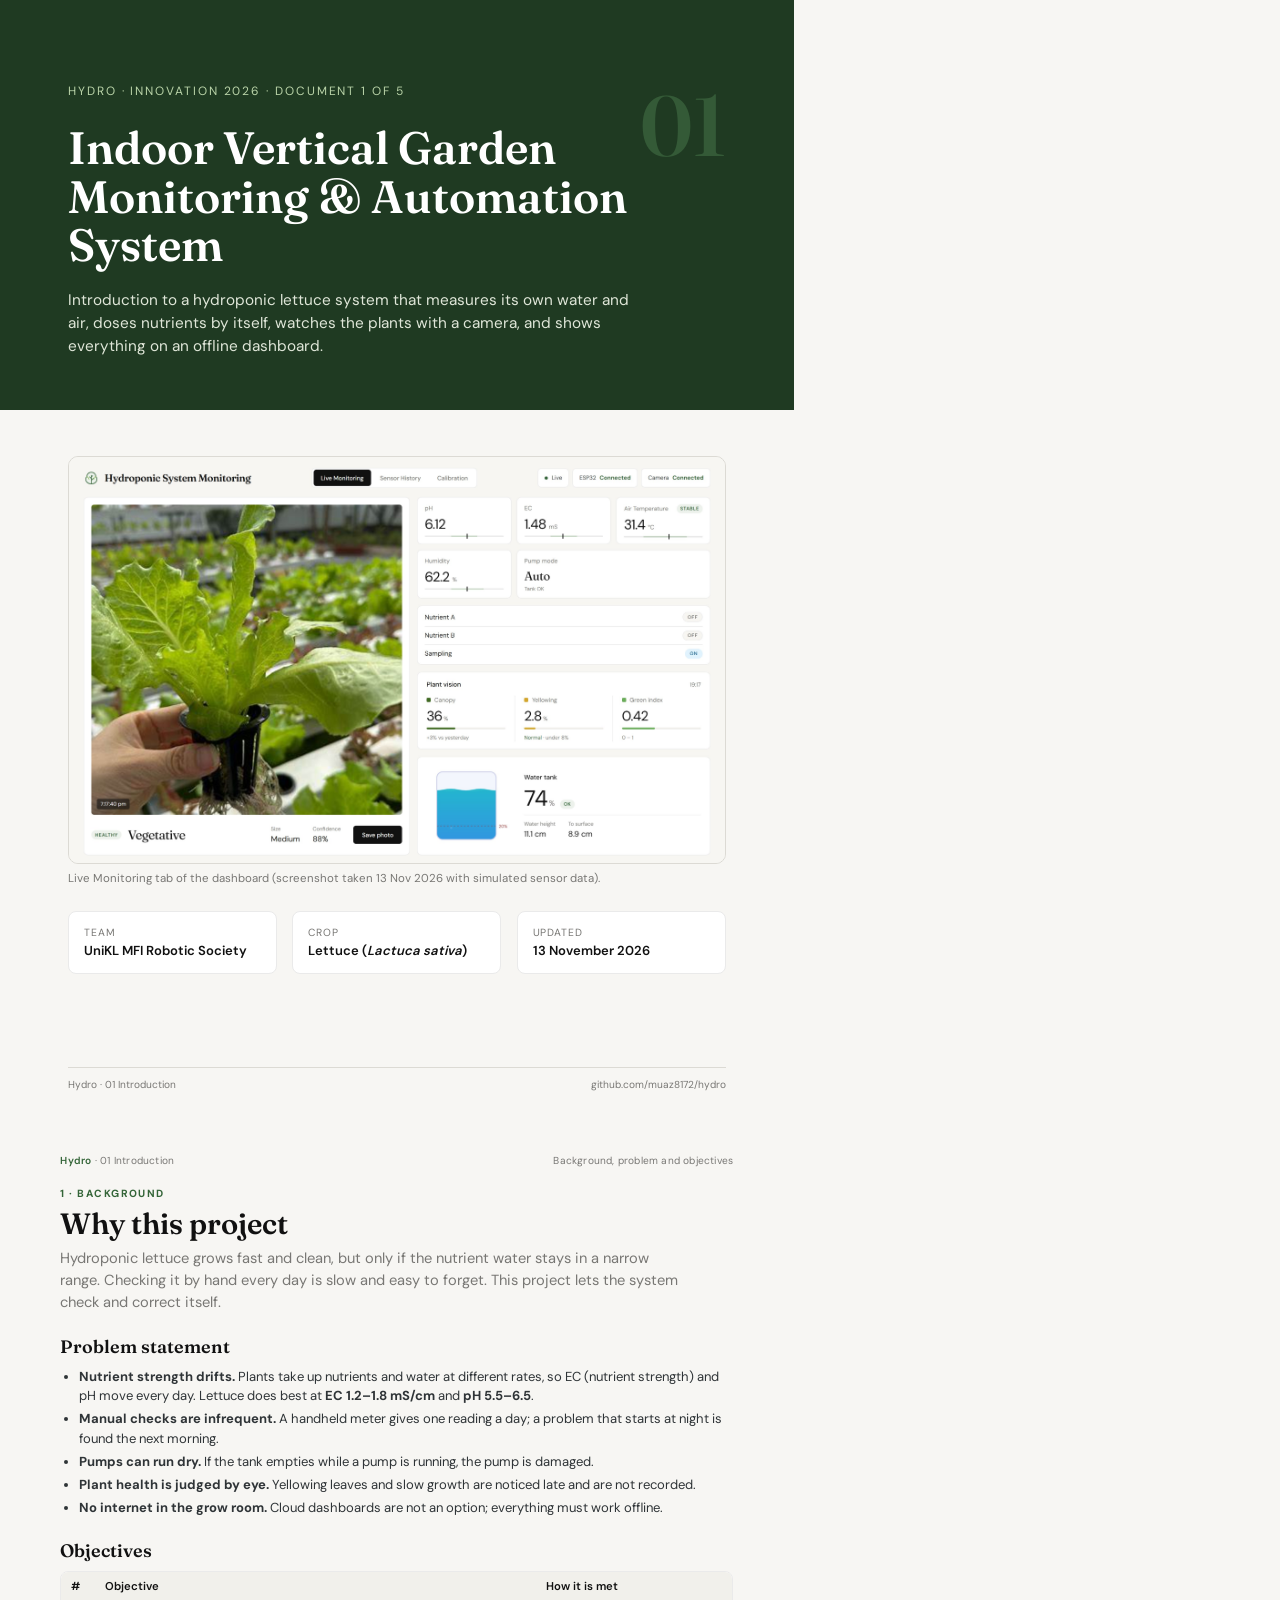
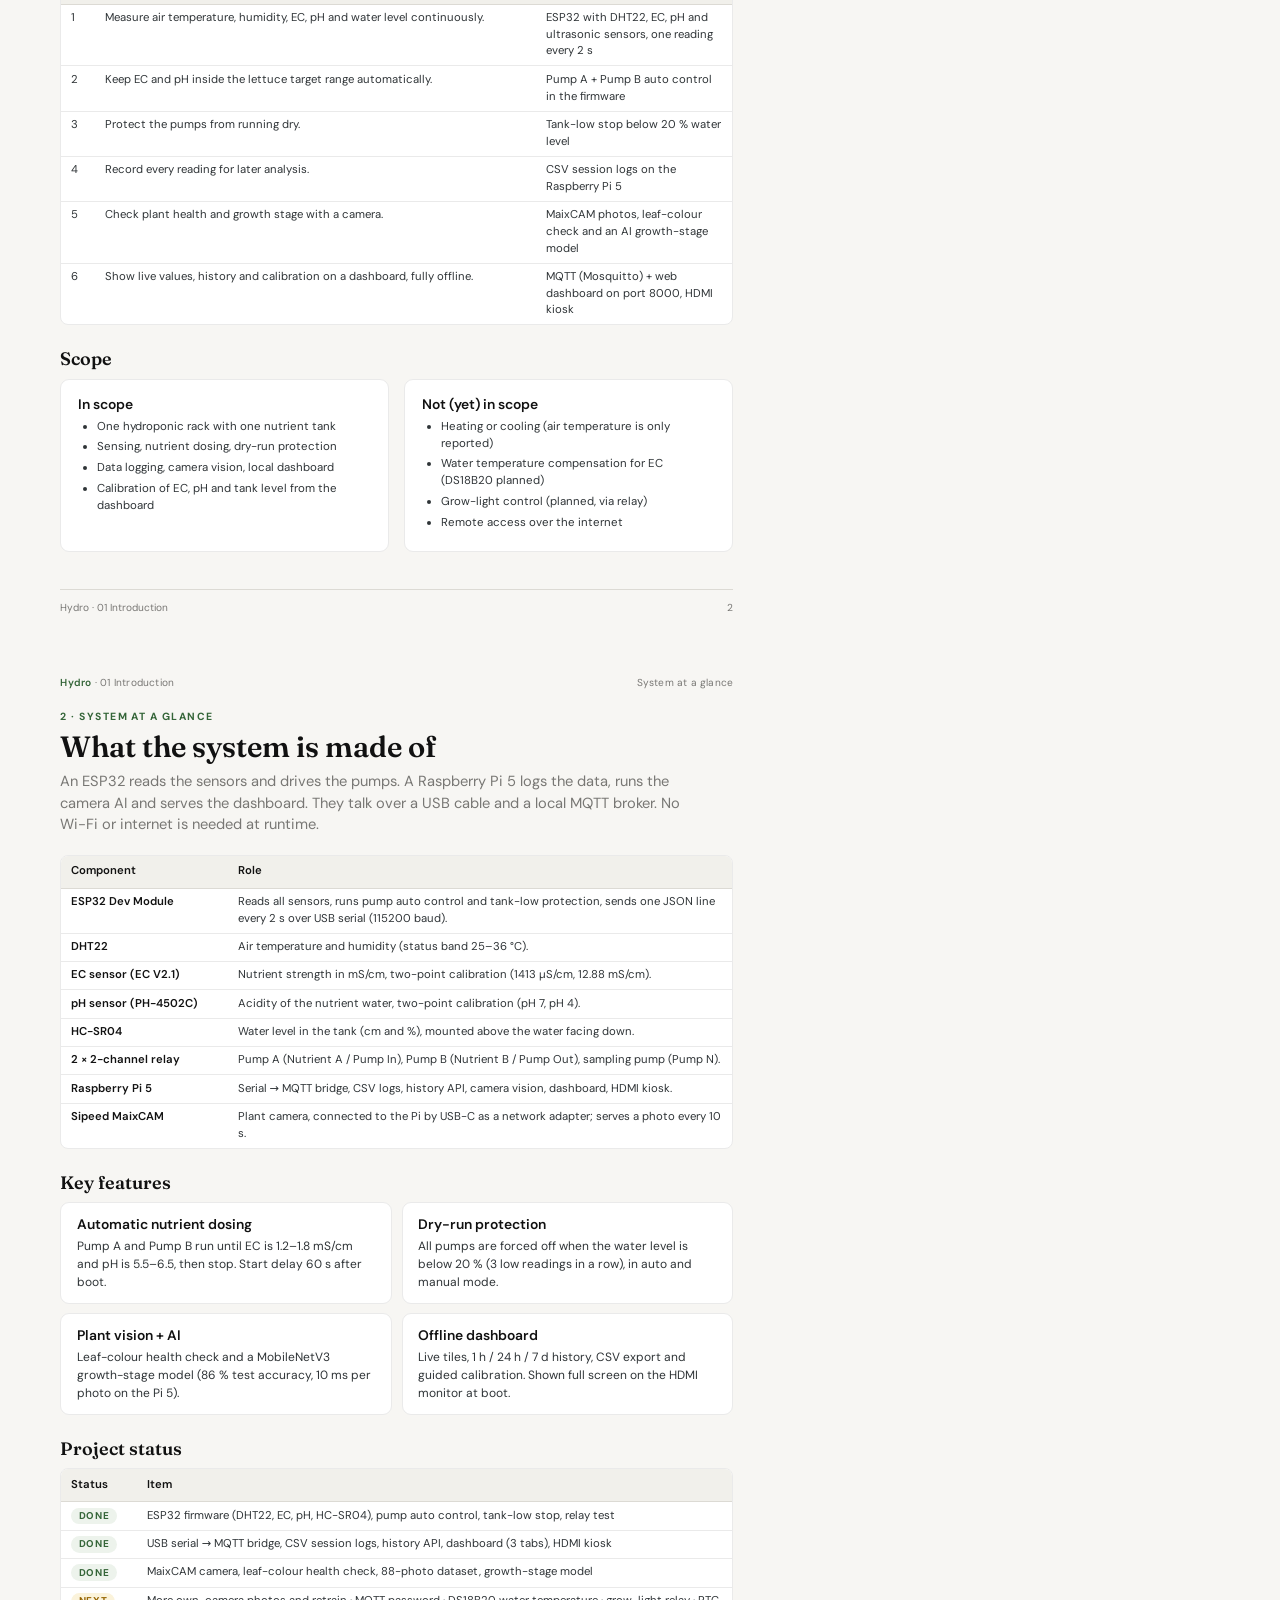
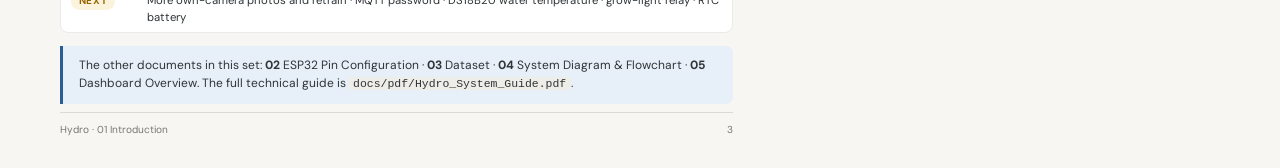
<file: docs/pdf/src/01_introduction.html>
<!doctype html>
<html lang="en"><head><meta charset="utf-8"><title>01 Introduction</title>
<link rel="stylesheet" href="style.css">
<style>
  .feat { display: grid; grid-template-columns: 1fr 1fr; gap: 2.5mm; }
  .feat .card { padding: 3mm 4mm; }
  .feat .card h3 { margin-top: 0; }
  .feat .card p { font-size: 9pt; margin: 0; }
  .comp td:first-child { font-weight: 600; color: var(--ink); width: 44mm; }
  .road td:first-child { width: 20mm; }
</style></head><body>

<!-- ============ COVER ============ -->
<section class="page cover">
  <div class="band">
    <div class="num">01</div>
    <div class="kicker">Hydro · Innovation 2026 · Document 1 of 5</div>
    <h1>Indoor Vertical Garden<br>Monitoring &amp; Automation System</h1>
    <p>Introduction to a hydroponic lettuce system that measures its own water and air, doses nutrients by itself,
       watches the plants with a camera, and shows everything on an offline dashboard.</p>
  </div>
  <div class="body">
    <img src="../screenshots/dashboard_overview.jpg" style="width:100%;height:108mm;object-fit:cover;object-position:top;border-radius:10px;border:1px solid var(--line-strong);display:block">
    <p class="small" style="margin-top:2mm">Live Monitoring tab of the dashboard (screenshot taken 13 Nov 2026 with simulated sensor data).</p>
    <div class="meta">
      <div><small>Team</small><span>UniKL MFI Robotic Society</span></div>
      <div><small>Crop</small><span>Lettuce (<i>Lactuca sativa</i>)</span></div>
      <div><small>Updated</small><span>13 November 2026</span></div>
    </div>
  </div>
  <div class="foot"><span>Hydro · 01 Introduction</span><span>github.com/muaz8172/hydro</span></div>
</section>

<!-- ============ PAGE 2 ============ -->
<section class="page">
  <div class="run"><span><b>Hydro</b> · 01 Introduction</span><span>Background, problem and objectives</span></div>
  <span class="sec">1 · Background</span>
  <h1>Why this project</h1>
  <p class="lead">Hydroponic lettuce grows fast and clean, but only if the nutrient water stays in a narrow range.
     Checking it by hand every day is slow and easy to forget. This project lets the system check and correct itself.</p>

  <h2>Problem statement</h2>
  <ul>
    <li><b>Nutrient strength drifts.</b> Plants take up nutrients and water at different rates, so EC (nutrient strength) and pH move every day.
        Lettuce does best at <b>EC 1.2–1.8 mS/cm</b> and <b>pH 5.5–6.5</b>.</li>
    <li><b>Manual checks are infrequent.</b> A handheld meter gives one reading a day; a problem that starts at night is found the next morning.</li>
    <li><b>Pumps can run dry.</b> If the tank empties while a pump is running, the pump is damaged.</li>
    <li><b>Plant health is judged by eye.</b> Yellowing leaves and slow growth are noticed late and are not recorded.</li>
    <li><b>No internet in the grow room.</b> Cloud dashboards are not an option; everything must work offline.</li>
  </ul>

  <h2>Objectives</h2>
  <table>
    <tr><th style="width:9mm">#</th><th>Objective</th><th style="width:52mm">How it is met</th></tr>
    <tr><td>1</td><td>Measure air temperature, humidity, EC, pH and water level continuously.</td><td>ESP32 with DHT22, EC, pH and ultrasonic sensors, one reading every 2 s</td></tr>
    <tr><td>2</td><td>Keep EC and pH inside the lettuce target range automatically.</td><td>Pump A + Pump B auto control in the firmware</td></tr>
    <tr><td>3</td><td>Protect the pumps from running dry.</td><td>Tank-low stop below 20 % water level</td></tr>
    <tr><td>4</td><td>Record every reading for later analysis.</td><td>CSV session logs on the Raspberry Pi 5</td></tr>
    <tr><td>5</td><td>Check plant health and growth stage with a camera.</td><td>MaixCAM photos, leaf-colour check and an AI growth-stage model</td></tr>
    <tr><td>6</td><td>Show live values, history and calibration on a dashboard, fully offline.</td><td>MQTT (Mosquitto) + web dashboard on port 8000, HDMI kiosk</td></tr>
  </table>

  <h2>Scope</h2>
  <div class="grid2">
    <div class="card"><h3 style="margin-top:0">In scope</h3>
      <ul class="small" style="color:var(--text);margin:0">
        <li>One hydroponic rack with one nutrient tank</li>
        <li>Sensing, nutrient dosing, dry-run protection</li>
        <li>Data logging, camera vision, local dashboard</li>
        <li>Calibration of EC, pH and tank level from the dashboard</li>
      </ul></div>
    <div class="card"><h3 style="margin-top:0">Not (yet) in scope</h3>
      <ul class="small" style="color:var(--text);margin:0">
        <li>Heating or cooling (air temperature is only reported)</li>
        <li>Water temperature compensation for EC (DS18B20 planned)</li>
        <li>Grow-light control (planned, via relay)</li>
        <li>Remote access over the internet</li>
      </ul></div>
  </div>
  <div class="foot"><span>Hydro · 01 Introduction</span><span>2</span></div>
</section>

<!-- ============ PAGE 3 ============ -->
<section class="page">
  <div class="run"><span><b>Hydro</b> · 01 Introduction</span><span>System at a glance</span></div>
  <span class="sec">2 · System at a glance</span>
  <h1>What the system is made of</h1>
  <p class="lead">An ESP32 reads the sensors and drives the pumps. A Raspberry Pi 5 logs the data, runs the camera AI and serves the dashboard.
     They talk over a USB cable and a local MQTT broker. No Wi-Fi or internet is needed at runtime.</p>

  <table class="comp">
    <tr><th>Component</th><th>Role</th></tr>
    <tr><td>ESP32 Dev Module</td><td>Reads all sensors, runs pump auto control and tank-low protection, sends one JSON line every 2 s over USB serial (115200 baud).</td></tr>
    <tr><td>DHT22</td><td>Air temperature and humidity (status band 25–36 °C).</td></tr>
    <tr><td>EC sensor (EC V2.1)</td><td>Nutrient strength in mS/cm, two-point calibration (1413 µS/cm, 12.88 mS/cm).</td></tr>
    <tr><td>pH sensor (PH-4502C)</td><td>Acidity of the nutrient water, two-point calibration (pH 7, pH 4).</td></tr>
    <tr><td>HC-SR04</td><td>Water level in the tank (cm and %), mounted above the water facing down.</td></tr>
    <tr><td>2 × 2-channel relay</td><td>Pump A (Nutrient A / Pump In), Pump B (Nutrient B / Pump Out), sampling pump (Pump N).</td></tr>
    <tr><td>Raspberry Pi 5</td><td>Serial → MQTT bridge, CSV logs, history API, camera vision, dashboard, HDMI kiosk.</td></tr>
    <tr><td>Sipeed MaixCAM</td><td>Plant camera, connected to the Pi by USB-C as a network adapter; serves a photo every 10 s.</td></tr>
  </table>

  <h2>Key features</h2>
  <div class="feat">
    <div class="card"><h3>Automatic nutrient dosing</h3><p>Pump A and Pump B run until EC is 1.2–1.8 mS/cm and pH is 5.5–6.5, then stop. Start delay 60 s after boot.</p></div>
    <div class="card"><h3>Dry-run protection</h3><p>All pumps are forced off when the water level is below 20 % (3 low readings in a row), in auto and manual mode.</p></div>
    <div class="card"><h3>Plant vision + AI</h3><p>Leaf-colour health check and a MobileNetV3 growth-stage model (86 % test accuracy, 10 ms per photo on the Pi 5).</p></div>
    <div class="card"><h3>Offline dashboard</h3><p>Live tiles, 1 h / 24 h / 7 d history, CSV export and guided calibration. Shown full screen on the HDMI monitor at boot.</p></div>
  </div>

  <h2>Project status</h2>
  <table class="road">
    <tr><th>Status</th><th>Item</th></tr>
    <tr><td><span class="pill">Done</span></td><td>ESP32 firmware (DHT22, EC, pH, HC-SR04), pump auto control, tank-low stop, relay test</td></tr>
    <tr><td><span class="pill">Done</span></td><td>USB serial → MQTT bridge, CSV session logs, history API, dashboard (3 tabs), HDMI kiosk</td></tr>
    <tr><td><span class="pill">Done</span></td><td>MaixCAM camera, leaf-colour health check, 88-photo dataset, growth-stage model</td></tr>
    <tr><td><span class="pill warn">Next</span></td><td>More own-camera photos and retrain · MQTT password · DS18B20 water temperature · grow-light relay · RTC battery</td></tr>
  </table>
  <div class="callout">The other documents in this set: <b>02</b> ESP32 Pin Configuration · <b>03</b> Dataset ·
    <b>04</b> System Diagram &amp; Flowchart · <b>05</b> Dashboard Overview. The full technical guide is <code>docs/pdf/Hydro_System_Guide.pdf</code>.</div>
  <div class="foot"><span>Hydro · 01 Introduction</span><span>3</span></div>
</section>
</body></html>
</file>
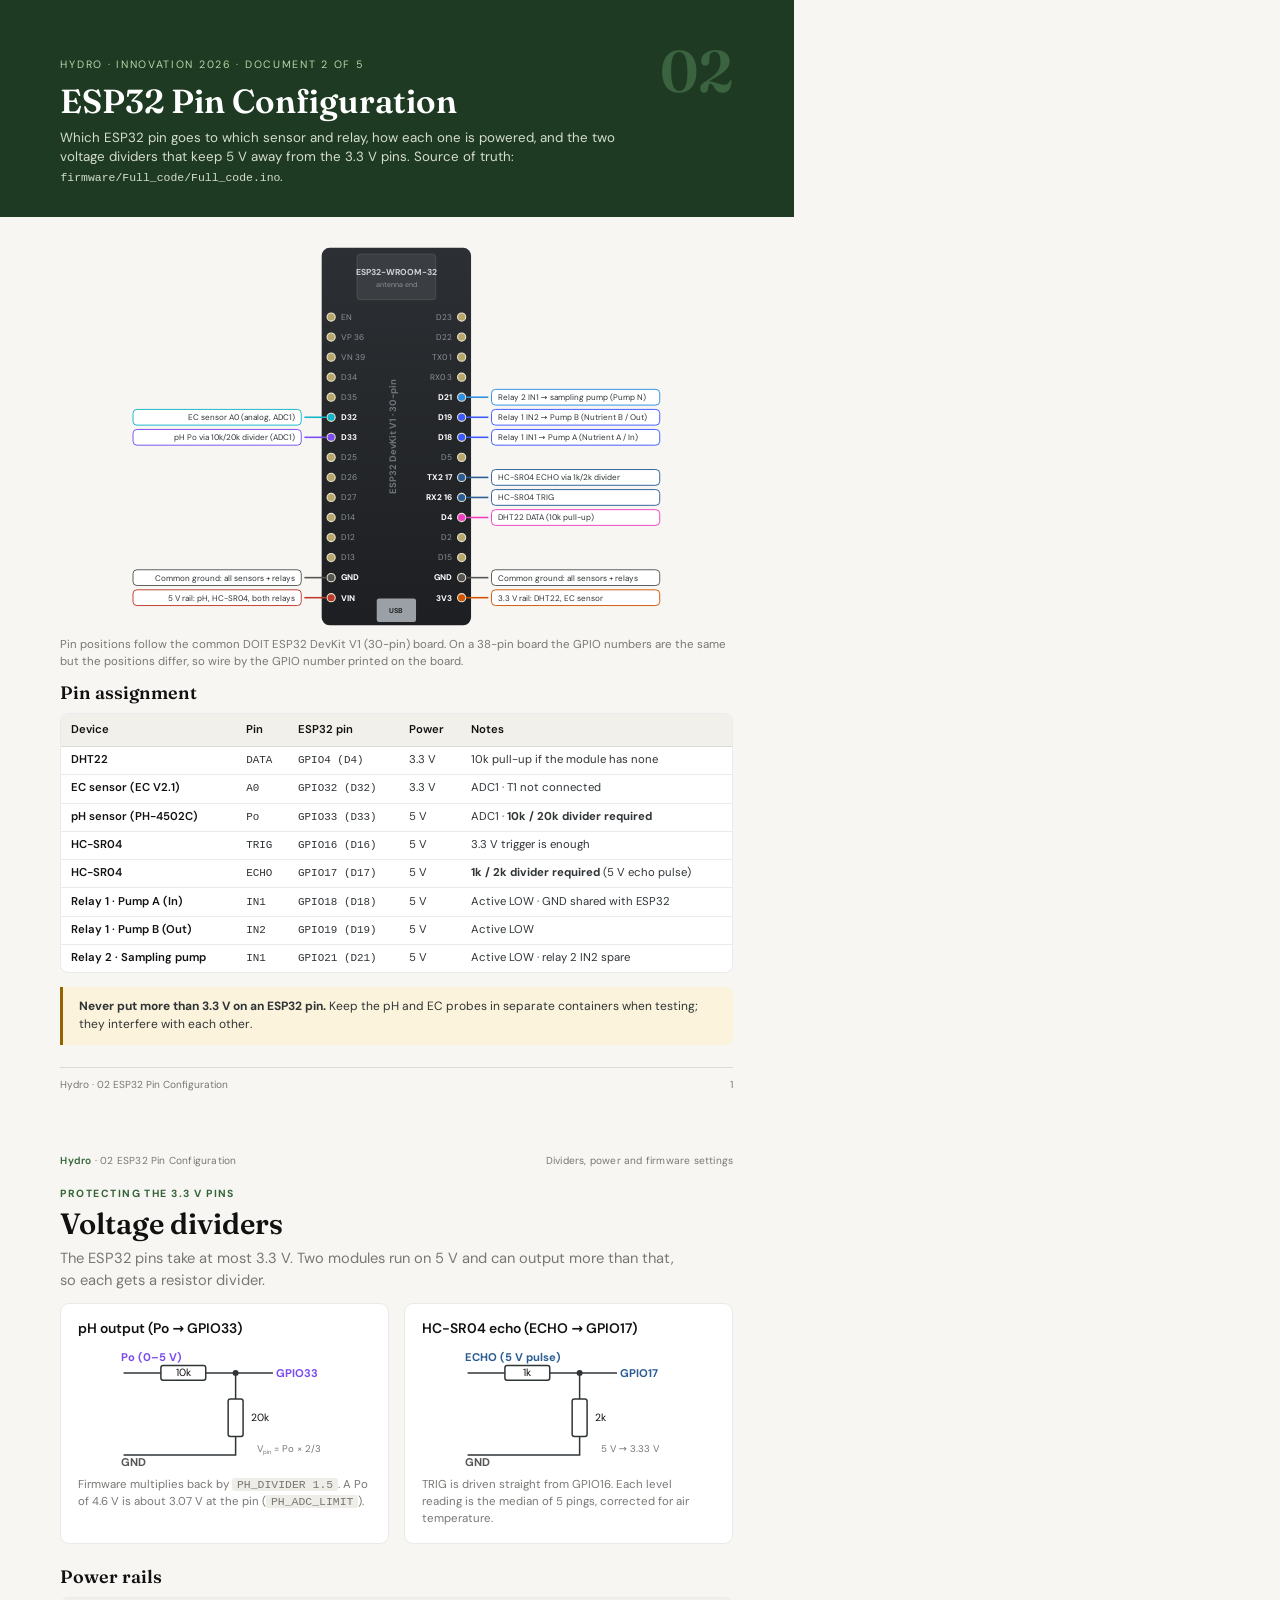
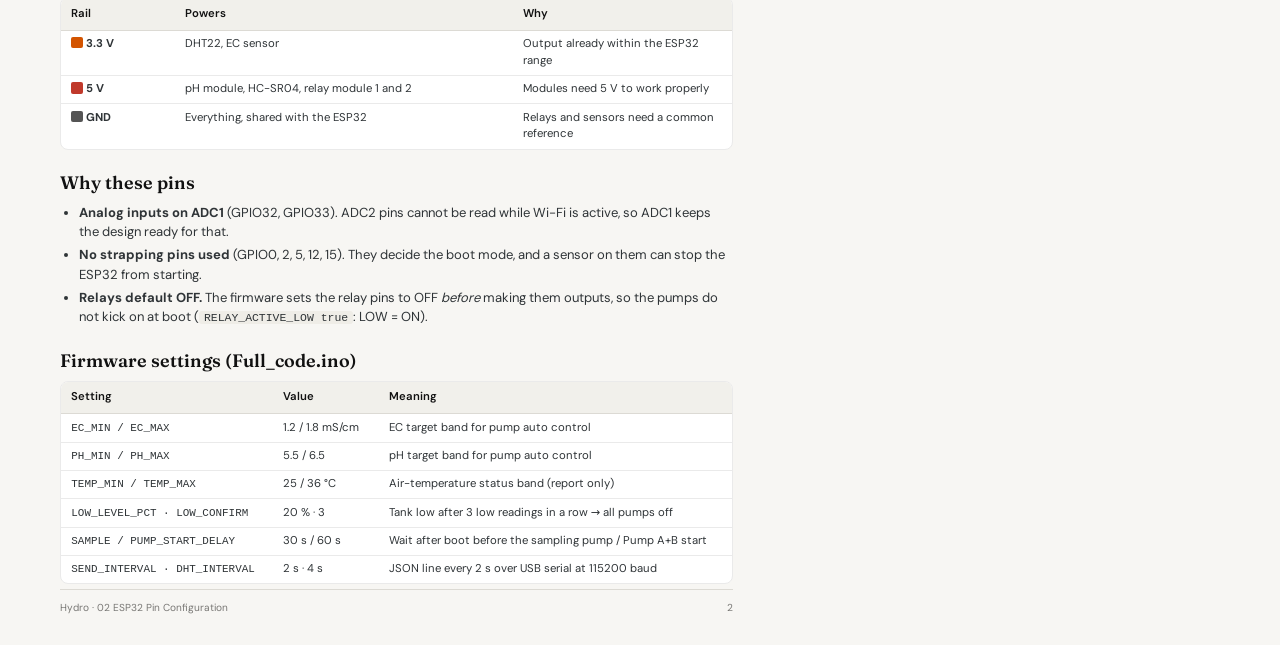
<file: docs/pdf/src/02_esp32_pins.html>
<!doctype html>
<html lang="en"><head><meta charset="utf-8"><title>02 ESP32 Pin Configuration</title>
<link rel="stylesheet" href="style.css">
<style>
  .pin text { font-size: 10.5px; }
  .pt td:nth-child(2), .pt td:nth-child(3) { font-family: var(--mono); font-size: 8.2pt; white-space: nowrap; }
  .pt td:first-child { font-weight: 600; color: var(--ink); }
  .defs td:first-child { font-family: var(--mono); font-size: 8.2pt; white-space: nowrap; }
</style></head><body>

<!-- ============ PAGE 1: pinout ============ -->
<section class="page">
  <div class="hero">
    <div class="num">02</div>
    <div class="kicker">Hydro · Innovation 2026 · Document 2 of 5</div>
    <h1>ESP32 Pin Configuration</h1>
    <p>Which ESP32 pin goes to which sensor and relay, how each one is powered, and the two voltage dividers that keep 5 V away from the 3.3 V pins.
       Source of truth: <span style="font-family:var(--mono);font-size:8.6pt">firmware/Full_code/Full_code.ino</span>.</p>
  </div>

  <svg viewBox="0 0 680 500" width="100%" style="display:block;height:104mm">
    <defs>
      <linearGradient id="pcb" x1="0" x2="0" y1="0" y2="1"><stop offset="0" stop-color="#2c2f33"/><stop offset="1" stop-color="#1d1f22"/></linearGradient>
    </defs>
    <!-- board -->
    <rect x="245" y="10" width="190" height="480" rx="10" fill="url(#pcb)"/>
    <rect x="290" y="18" width="100" height="58" rx="4" fill="#3a3e43" stroke="#555" />
    <text x="340" y="44" text-anchor="middle" fill="#cfd3d6" font-size="11" font-weight="700">ESP32-WROOM-32</text>
    <text x="340" y="60" text-anchor="middle" fill="#8d9296" font-size="9">antenna end</text>
    <rect x="315" y="456" width="50" height="30" rx="3" fill="#9aa0a6"/>
    <text x="340" y="475" text-anchor="middle" fill="#222" font-size="9" font-weight="700">USB</text>
    <text x="340" y="250" text-anchor="middle" fill="#6f757a" font-size="12" font-weight="700" transform="rotate(-90 340 250)">ESP32 DevKit V1 · 30-pin</text>

    <g id="pins"></g>
  </svg>
  <script>
    // pin rows, top to bottom (DOIT ESP32 DevKit V1, 30 pins)
    const L = ["EN","VP 36","VN 39","D34","D35","D32","D33","D25","D26","D27","D14","D12","D13","GND","VIN"];
    const R = ["D23","D22","TX0 1","RX0 3","D21","D19","D18","D5","TX2 17","RX2 16","D4","D2","D15","GND","3V3"];
    const USE = {
      "D32": ["EC sensor A0 (analog, ADC1)", "#13b5c9"],
      "D33": ["pH Po via 10k/20k divider (ADC1)", "#7b4df0"],
      "GND": ["Common ground: all sensors + relays", "#555555"],
      "VIN": ["5 V rail: pH, HC-SR04, both relays", "#c0392b"],
      "D21": ["Relay 2 IN1 → sampling pump (Pump N)", "#2f8fe0"],
      "D19": ["Relay 1 IN2 → Pump B (Nutrient B / Out)", "#3d5afe"],
      "D18": ["Relay 1 IN1 → Pump A (Nutrient A / In)", "#3d5afe"],
      "TX2 17": ["HC-SR04 ECHO via 1k/2k divider", "#2b5c94"],
      "RX2 16": ["HC-SR04 TRIG", "#2b5c94"],
      "D4": ["DHT22 DATA (10k pull-up)", "#ee3fc0"],
      "3V3": ["3.3 V rail: DHT22, EC sensor", "#d35400"],
    };
    const g = document.getElementById("pins"), NS = "http://www.w3.org/2000/svg";
    const el = (t, a, txt) => { const e = document.createElementNS(NS, t); for (const k in a) e.setAttribute(k, a[k]); if (txt) e.textContent = txt; g.appendChild(e); return e; };
    const y0 = 98, dy = 25.5;
    [[L, 245, -1], [R, 435, 1]].forEach(([pins, x, side]) => pins.forEach((name, i) => {
      const y = y0 + i * dy, u = USE[name];
      el("circle", { cx: x - side * 12, cy: y, r: 5.2, fill: u ? u[1] : "#b8a76a", stroke: "#e9e4cf", "stroke-width": 1.4 });
      el("text", { x: x - side * 24, y: y + 3.6, "text-anchor": side < 0 ? "start" : "end", fill: u ? "#ffffff" : "#8d9296", "font-size": 10.5, "font-weight": u ? 700 : 400 }, name);
      if (u) {
        el("line", { x1: x - side * 6, y1: y, x2: x + side * 22, y2: y, stroke: u[1], "stroke-width": 2 });
        const tx = x + side * 26;
        el("rect", { x: side < 0 ? tx - 214 : tx, y: y - 10, width: 214, height: 20, rx: 5, fill: "#ffffff", stroke: u[1], "stroke-width": 1.2 });
        el("text", { x: side < 0 ? tx - 8 : tx + 8, y: y + 3.8, "text-anchor": side < 0 ? "end" : "start", fill: "#2f3437", "font-size": 10.3 }, u[0]);
      }
    }));
  </script>
  <p class="small" style="margin:1mm 0 3mm">Pin positions follow the common DOIT ESP32 DevKit V1 (30-pin) board. On a 38-pin board the GPIO numbers are the same but the positions differ, so wire by the GPIO number printed on the board.</p>

  <h2 style="margin-top:0">Pin assignment</h2>
  <table class="pt">
    <tr><th>Device</th><th>Pin</th><th>ESP32 pin</th><th>Power</th><th>Notes</th></tr>
    <tr><td>DHT22</td><td>DATA</td><td>GPIO4 (D4)</td><td>3.3 V</td><td>10k pull-up if the module has none</td></tr>
    <tr><td>EC sensor (EC V2.1)</td><td>A0</td><td>GPIO32 (D32)</td><td>3.3 V</td><td>ADC1 · T1 not connected</td></tr>
    <tr><td>pH sensor (PH-4502C)</td><td>Po</td><td>GPIO33 (D33)</td><td>5 V</td><td>ADC1 · <b>10k / 20k divider required</b></td></tr>
    <tr><td>HC-SR04</td><td>TRIG</td><td>GPIO16 (D16)</td><td>5 V</td><td>3.3 V trigger is enough</td></tr>
    <tr><td>HC-SR04</td><td>ECHO</td><td>GPIO17 (D17)</td><td>5 V</td><td><b>1k / 2k divider required</b> (5 V echo pulse)</td></tr>
    <tr><td>Relay 1 · Pump A (In)</td><td>IN1</td><td>GPIO18 (D18)</td><td>5 V</td><td>Active LOW · GND shared with ESP32</td></tr>
    <tr><td>Relay 1 · Pump B (Out)</td><td>IN2</td><td>GPIO19 (D19)</td><td>5 V</td><td>Active LOW</td></tr>
    <tr><td>Relay 2 · Sampling pump</td><td>IN1</td><td>GPIO21 (D21)</td><td>5 V</td><td>Active LOW · relay 2 IN2 spare</td></tr>
  </table>
  <div class="callout warn"><b>Never put more than 3.3 V on an ESP32 pin.</b> Keep the pH and EC probes in separate containers when testing; they interfere with each other.</div>
  <div class="foot"><span>Hydro · 02 ESP32 Pin Configuration</span><span>1</span></div>
</section>

<!-- ============ PAGE 2: dividers, power, firmware ============ -->
<section class="page">
  <div class="run"><span><b>Hydro</b> · 02 ESP32 Pin Configuration</span><span>Dividers, power and firmware settings</span></div>
  <span class="sec">Protecting the 3.3 V pins</span>
  <h1>Voltage dividers</h1>
  <p class="lead" style="margin-bottom:3mm">The ESP32 pins take at most 3.3 V. Two modules run on 5 V and can output more than that, so each gets a resistor divider.</p>

  <div class="grid2">
    <div class="card">
      <h3 style="margin-top:0">pH output (Po → GPIO33)</h3>
      <svg viewBox="0 0 310 172" width="100%" style="height:34mm">
        <g stroke="#2f3437" stroke-width="2" fill="none">
          <path d="M20 40 H70"/><rect x="70" y="30" width="60" height="20" rx="3" fill="#fff"/><path d="M130 40 H220"/>
          <path d="M170 40 V75"/><rect x="160" y="75" width="20" height="50" rx="3" fill="#fff"/><path d="M170 125 V150 H20"/>
        </g>
        <circle cx="170" cy="40" r="4" fill="#2f3437"/>
        <text x="16" y="24" font-size="15" font-weight="700" fill="#7b4df0">Po (0–5 V)</text>
        <text x="100" y="44" font-size="14" text-anchor="middle" fill="#111">10k</text>
        <text x="190" y="104" font-size="14" fill="#111">20k</text>
        <text x="224" y="45" font-size="15" font-weight="700" fill="#7b4df0">GPIO33</text>
        <text x="16" y="165" font-size="15" font-weight="700" fill="#555">GND</text>
        <text x="198" y="146" font-size="13" fill="#787774">V<tspan dy="3" font-size="8">pin</tspan><tspan dy="-3"> = Po × 2/3</tspan></text>
      </svg>
      <p class="small" style="margin:0">Firmware multiplies back by <code>PH_DIVIDER 1.5</code>. A Po of 4.6 V is about 3.07 V at the pin (<code>PH_ADC_LIMIT</code>).</p>
    </div>
    <div class="card">
      <h3 style="margin-top:0">HC-SR04 echo (ECHO → GPIO17)</h3>
      <svg viewBox="0 0 310 172" width="100%" style="height:34mm">
        <g stroke="#2f3437" stroke-width="2" fill="none">
          <path d="M20 40 H70"/><rect x="70" y="30" width="60" height="20" rx="3" fill="#fff"/><path d="M130 40 H220"/>
          <path d="M170 40 V75"/><rect x="160" y="75" width="20" height="50" rx="3" fill="#fff"/><path d="M170 125 V150 H20"/>
        </g>
        <circle cx="170" cy="40" r="4" fill="#2f3437"/>
        <text x="16" y="24" font-size="15" font-weight="700" fill="#2b5c94">ECHO (5 V pulse)</text>
        <text x="100" y="44" font-size="14" text-anchor="middle" fill="#111">1k</text>
        <text x="190" y="104" font-size="14" fill="#111">2k</text>
        <text x="224" y="45" font-size="15" font-weight="700" fill="#2b5c94">GPIO17</text>
        <text x="16" y="165" font-size="15" font-weight="700" fill="#555">GND</text>
        <text x="198" y="146" font-size="13" fill="#787774">5 V → 3.33 V</text>
      </svg>
      <p class="small" style="margin:0">TRIG is driven straight from GPIO16. Each level reading is the median of 5 pings, corrected for air temperature.</p>
    </div>
  </div>

  <h2>Power rails</h2>
  <table>
    <tr><th style="width:30mm">Rail</th><th>Powers</th><th style="width:58mm">Why</th></tr>
    <tr><td><span class="swatch" style="background:#d35400"></span><b>3.3 V</b></td><td>DHT22, EC sensor</td><td>Output already within the ESP32 range</td></tr>
    <tr><td><span class="swatch" style="background:#c0392b"></span><b>5 V</b></td><td>pH module, HC-SR04, relay module 1 and 2</td><td>Modules need 5 V to work properly</td></tr>
    <tr><td><span class="swatch" style="background:#555"></span><b>GND</b></td><td>Everything, shared with the ESP32</td><td>Relays and sensors need a common reference</td></tr>
  </table>

  <h2>Why these pins</h2>
  <ul>
    <li><b>Analog inputs on ADC1</b> (GPIO32, GPIO33). ADC2 pins cannot be read while Wi-Fi is active, so ADC1 keeps the design ready for that.</li>
    <li><b>No strapping pins used</b> (GPIO0, 2, 5, 12, 15). They decide the boot mode, and a sensor on them can stop the ESP32 from starting.</li>
    <li><b>Relays default OFF.</b> The firmware sets the relay pins to OFF <i>before</i> making them outputs, so the pumps do not kick on at boot (<code>RELAY_ACTIVE_LOW true</code>: LOW = ON).</li>
  </ul>

  <h2>Firmware settings (Full_code.ino)</h2>
  <table class="defs">
    <tr><th style="width:56mm">Setting</th><th style="width:28mm">Value</th><th>Meaning</th></tr>
    <tr><td>EC_MIN / EC_MAX</td><td>1.2 / 1.8 mS/cm</td><td>EC target band for pump auto control</td></tr>
    <tr><td>PH_MIN / PH_MAX</td><td>5.5 / 6.5</td><td>pH target band for pump auto control</td></tr>
    <tr><td>TEMP_MIN / TEMP_MAX</td><td>25 / 36 °C</td><td>Air-temperature status band (report only)</td></tr>
    <tr><td>LOW_LEVEL_PCT · LOW_CONFIRM</td><td>20 % · 3</td><td>Tank low after 3 low readings in a row → all pumps off</td></tr>
    <tr><td>SAMPLE / PUMP_START_DELAY</td><td>30 s / 60 s</td><td>Wait after boot before the sampling pump / Pump A+B start</td></tr>
    <tr><td>SEND_INTERVAL · DHT_INTERVAL</td><td>2 s · 4 s</td><td>JSON line every 2 s over USB serial at 115200 baud</td></tr>
  </table>
  <div class="foot"><span>Hydro · 02 ESP32 Pin Configuration</span><span>2</span></div>
</section>
</body></html>
</file>
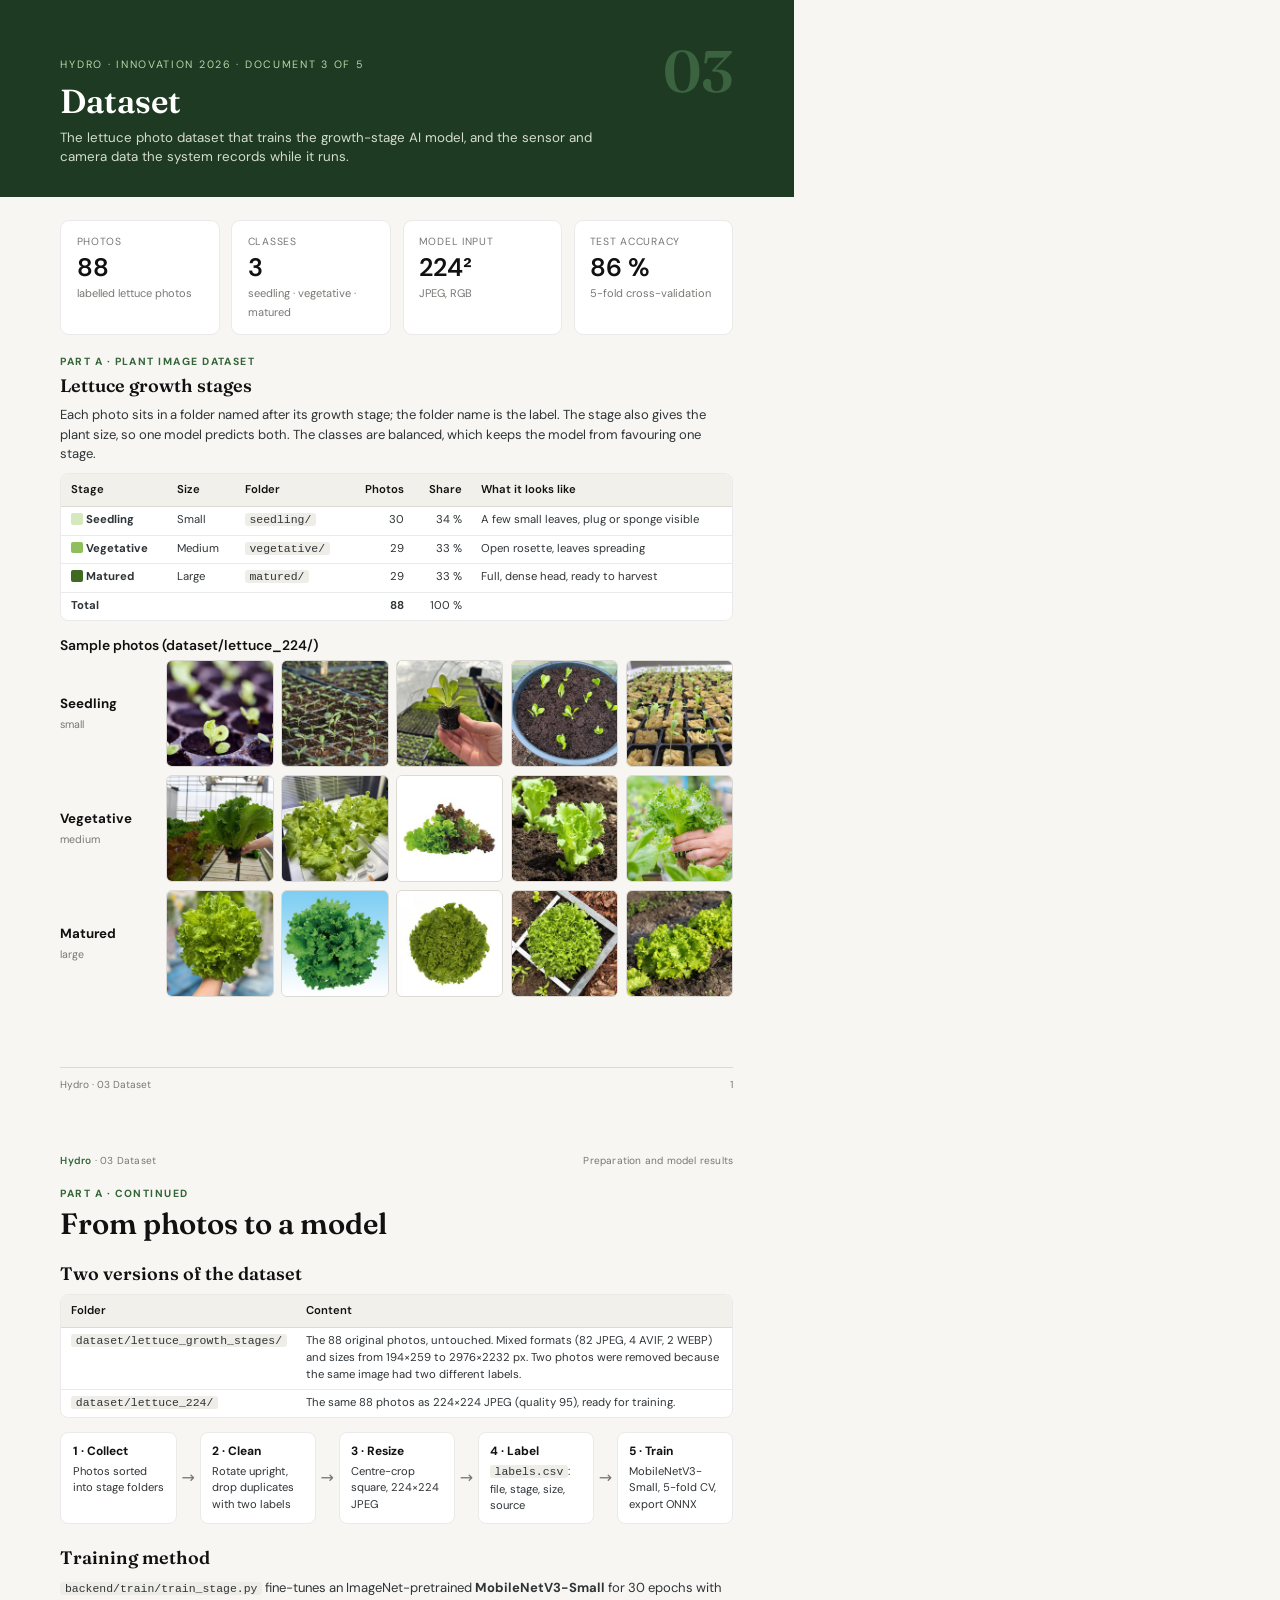
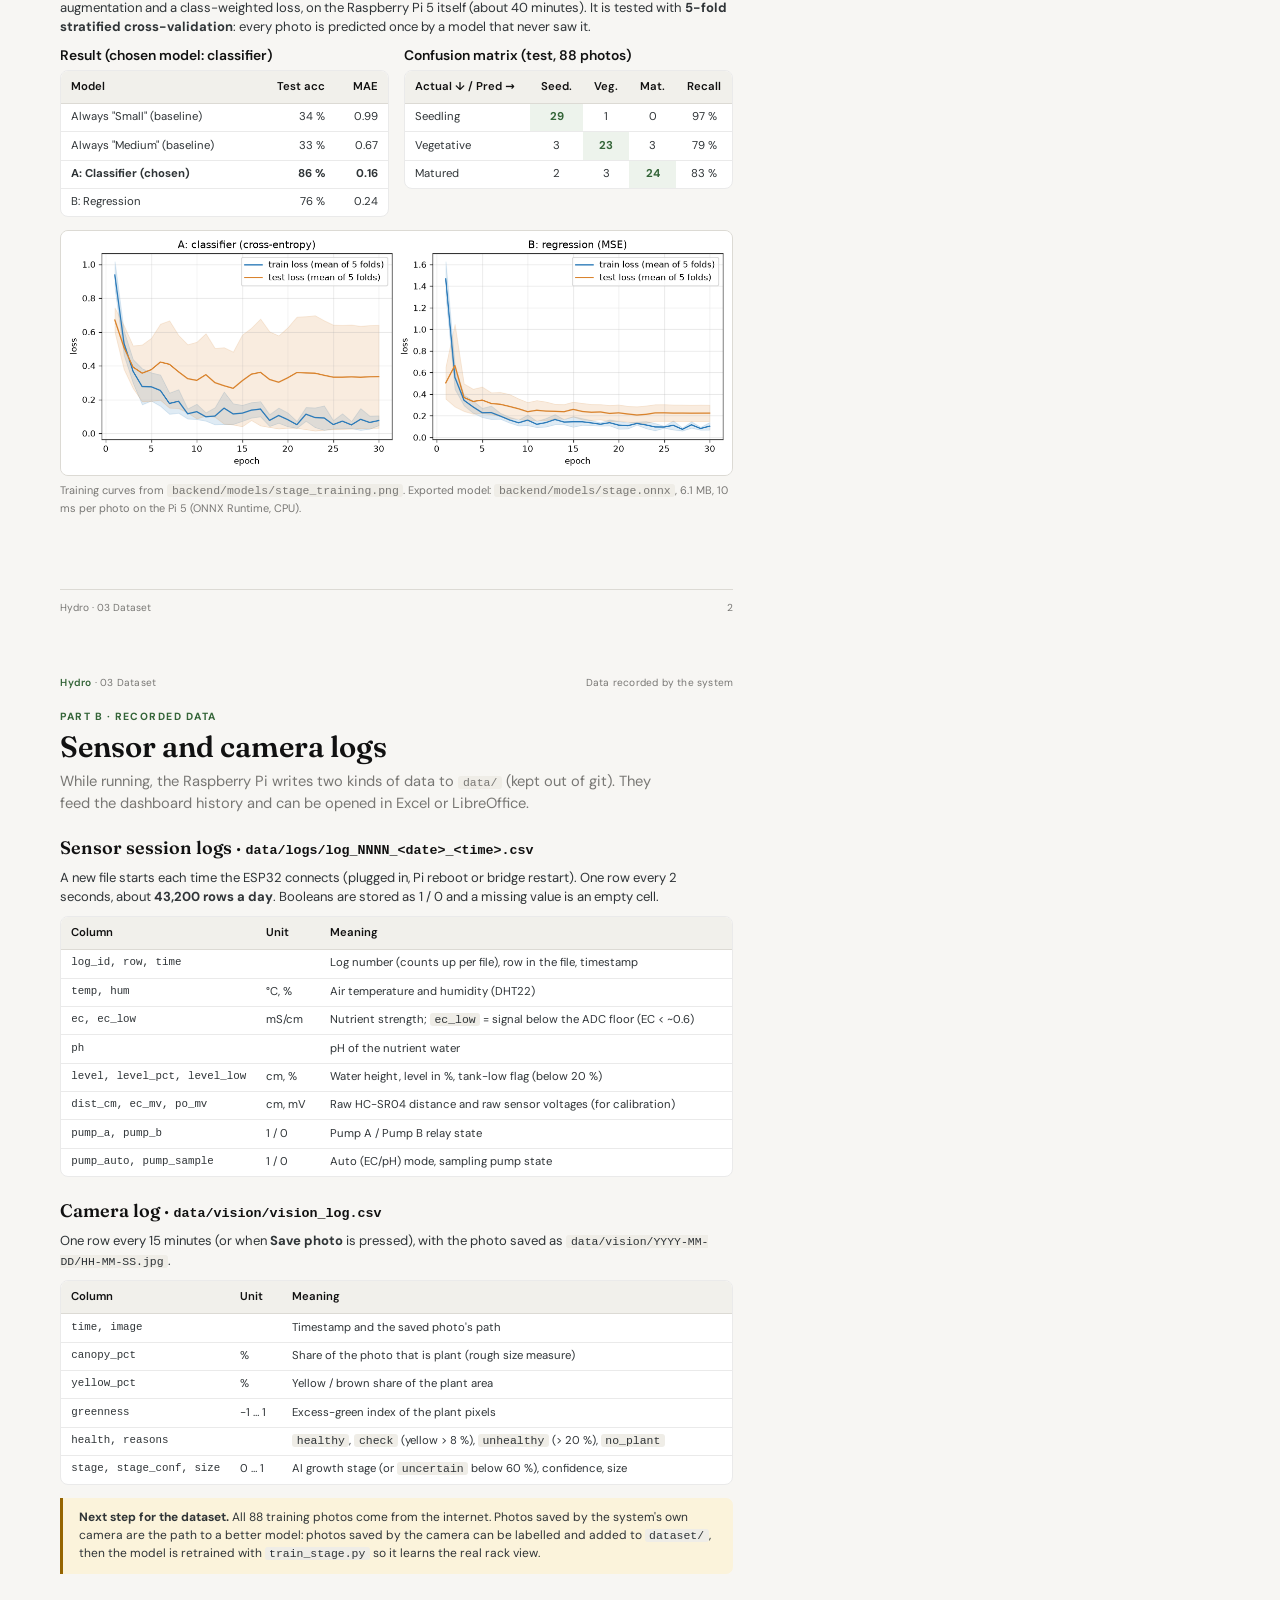
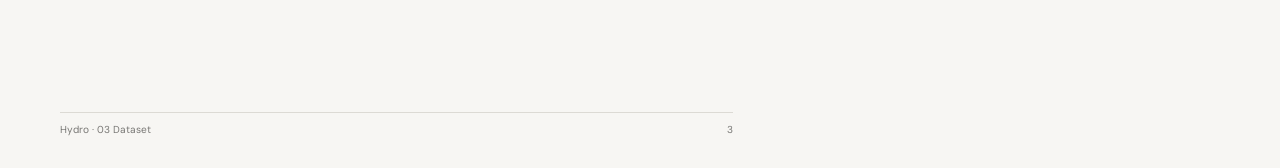
<file: docs/pdf/src/03_dataset.html>
<!doctype html>
<html lang="en"><head><meta charset="utf-8"><title>03 Dataset</title>
<link rel="stylesheet" href="style.css">
<style>
  .samples { display: grid; grid-template-columns: 26mm repeat(5, 1fr); gap: 2mm; align-items: center; margin-bottom: 2mm; }
  .samples img { width: 100%; aspect-ratio: 1; object-fit: cover; border-radius: 6px; display: block; border: 1px solid var(--line-strong); }
  .samples .lab b { display: block; color: var(--ink); font-size: 10pt; }
  .samples .lab span { font-size: 8pt; color: var(--muted); }
  .flow { display: flex; align-items: stretch; gap: 0; margin: 2mm 0 4mm; }
  .flow .step { flex: 1; background: var(--card); border: 1px solid var(--line); border-radius: 8px; padding: 2.6mm 3mm; font-size: 8.4pt; }
  .flow .step b { display: block; color: var(--ink); font-size: 9pt; margin-bottom: .6mm; }
  .flow .arr { width: 6mm; display: flex; align-items: center; justify-content: center; color: var(--muted); font-size: 12pt; }
  .cm td, .cm th { text-align: center; }
  .cm td:first-child, .cm th:first-child { text-align: left; }
  .cm .hit { background: var(--good-bg); color: var(--good); font-weight: 700; }
  .cols td:first-child { font-family: var(--mono); font-size: 8.1pt; white-space: nowrap; width: 30mm; }
  pre { font-family: var(--mono); font-size: 7.8pt; background: #22262a; color: #e3e6e8; border-radius: 8px; padding: 3mm 4mm; margin: 1mm 0 3mm; white-space: pre; overflow: hidden; }
</style></head><body>

<!-- ============ PAGE 1 ============ -->
<section class="page">
  <div class="hero">
    <div class="num">03</div>
    <div class="kicker">Hydro · Innovation 2026 · Document 3 of 5</div>
    <h1>Dataset</h1>
    <p>The lettuce photo dataset that trains the growth-stage AI model, and the sensor and camera data the system records while it runs.</p>
  </div>

  <div class="grid4" style="margin-bottom:4mm">
    <div class="stat"><small>Photos</small><b>88</b><span>labelled lettuce photos</span></div>
    <div class="stat"><small>Classes</small><b>3</b><span>seedling · vegetative · matured</span></div>
    <div class="stat"><small>Model input</small><b>224²</b><span>JPEG, RGB</span></div>
    <div class="stat"><small>Test accuracy</small><b>86 %</b><span>5-fold cross-validation</span></div>
  </div>

  <span class="sec">Part A · Plant image dataset</span>
  <h2 style="margin-top:0">Lettuce growth stages</h2>
  <p>Each photo sits in a folder named after its growth stage; the folder name is the label. The stage also gives the plant size,
     so one model predicts both. The classes are balanced, which keeps the model from favouring one stage.</p>
  <table>
    <tr><th>Stage</th><th>Size</th><th>Folder</th><th class="num">Photos</th><th class="num">Share</th><th>What it looks like</th></tr>
    <tr><td><span class="swatch" style="background:var(--st-seed)"></span><b>Seedling</b></td><td>Small</td><td><code>seedling/</code></td><td class="num">30</td><td class="num">34 %</td><td>A few small leaves, plug or sponge visible</td></tr>
    <tr><td><span class="swatch" style="background:var(--st-veg)"></span><b>Vegetative</b></td><td>Medium</td><td><code>vegetative/</code></td><td class="num">29</td><td class="num">33 %</td><td>Open rosette, leaves spreading</td></tr>
    <tr><td><span class="swatch" style="background:var(--st-mat)"></span><b>Matured</b></td><td>Large</td><td><code>matured/</code></td><td class="num">29</td><td class="num">33 %</td><td>Full, dense head, ready to harvest</td></tr>
    <tr><td><b>Total</b></td><td></td><td></td><td class="num"><b>88</b></td><td class="num">100 %</td><td></td></tr>
  </table>

  <h3>Sample photos (dataset/lettuce_224/)</h3>
  <div class="samples">
    <div class="lab"><b>Seedling</b><span>small</span></div>
    <img src="../../../dataset/lettuce_224/seedling/seedling_002.jpg"><img src="../../../dataset/lettuce_224/seedling/seedling_008.jpg">
    <img src="../../../dataset/lettuce_224/seedling/seedling_014.jpg"><img src="../../../dataset/lettuce_224/seedling/seedling_021.jpg">
    <img src="../../../dataset/lettuce_224/seedling/seedling_027.jpg">
  </div>
  <div class="samples">
    <div class="lab"><b>Vegetative</b><span>medium</span></div>
    <img src="../../../dataset/lettuce_224/vegetative/vegetative_002.jpg"><img src="../../../dataset/lettuce_224/vegetative/vegetative_008.jpg">
    <img src="../../../dataset/lettuce_224/vegetative/vegetative_015.jpg"><img src="../../../dataset/lettuce_224/vegetative/vegetative_021.jpg">
    <img src="../../../dataset/lettuce_224/vegetative/vegetative_027.jpg">
  </div>
  <div class="samples">
    <div class="lab"><b>Matured</b><span>large</span></div>
    <img src="../../../dataset/lettuce_224/matured/matured_002.jpg"><img src="../../../dataset/lettuce_224/matured/matured_008.jpg">
    <img src="../../../dataset/lettuce_224/matured/matured_015.jpg"><img src="../../../dataset/lettuce_224/matured/matured_021.jpg">
    <img src="../../../dataset/lettuce_224/matured/matured_027.jpg">
  </div>
  <div class="foot"><span>Hydro · 03 Dataset</span><span>1</span></div>
</section>

<!-- ============ PAGE 2 ============ -->
<section class="page">
  <div class="run"><span><b>Hydro</b> · 03 Dataset</span><span>Preparation and model results</span></div>
  <span class="sec">Part A · continued</span>
  <h1>From photos to a model</h1>

  <h2>Two versions of the dataset</h2>
  <table>
    <tr><th style="width:52mm">Folder</th><th>Content</th></tr>
    <tr><td><code>dataset/lettuce_growth_stages/</code></td><td>The 88 original photos, untouched. Mixed formats (82 JPEG, 4 AVIF, 2 WEBP) and sizes from 194×259 to 2976×2232 px.
        Two photos were removed because the same image had two different labels.</td></tr>
    <tr><td><code>dataset/lettuce_224/</code></td><td>The same 88 photos as 224×224 JPEG (quality 95), ready for training.</td></tr>
  </table>

  <div class="flow">
    <div class="step"><b>1 · Collect</b>Photos sorted into stage folders</div><div class="arr">→</div>
    <div class="step"><b>2 · Clean</b>Rotate upright, drop duplicates with two labels</div><div class="arr">→</div>
    <div class="step"><b>3 · Resize</b>Centre-crop square, 224×224 JPEG</div><div class="arr">→</div>
    <div class="step"><b>4 · Label</b><code>labels.csv</code>: file, stage, size, source</div><div class="arr">→</div>
    <div class="step"><b>5 · Train</b>MobileNetV3-Small, 5-fold CV, export ONNX</div>
  </div>


  <h2>Training method</h2>
  <p><code>backend/train/train_stage.py</code> fine-tunes an ImageNet-pretrained <b>MobileNetV3-Small</b> for 30 epochs with augmentation and a class-weighted loss,
     on the Raspberry Pi 5 itself (about 40 minutes). It is tested with <b>5-fold stratified cross-validation</b>: every photo is predicted once by a model that never saw it.</p>

  <div class="grid2">
    <div>
      <h3 style="margin-top:0">Result (chosen model: classifier)</h3>
      <table>
        <tr><th>Model</th><th class="num">Test acc</th><th class="num">MAE</th></tr>
        <tr><td>Always "Small" (baseline)</td><td class="num">34 %</td><td class="num">0.99</td></tr>
        <tr><td>Always "Medium" (baseline)</td><td class="num">33 %</td><td class="num">0.67</td></tr>
        <tr><td><b>A: Classifier (chosen)</b></td><td class="num"><b>86 %</b></td><td class="num"><b>0.16</b></td></tr>
        <tr><td>B: Regression</td><td class="num">76 %</td><td class="num">0.24</td></tr>
      </table>
    </div>
    <div>
      <h3 style="margin-top:0">Confusion matrix (test, 88 photos)</h3>
      <table class="cm">
        <tr><th>Actual ↓ / Pred →</th><th>Seed.</th><th>Veg.</th><th>Mat.</th><th>Recall</th></tr>
        <tr><td>Seedling</td><td class="hit">29</td><td>1</td><td>0</td><td>97 %</td></tr>
        <tr><td>Vegetative</td><td>3</td><td class="hit">23</td><td>3</td><td>79 %</td></tr>
        <tr><td>Matured</td><td>2</td><td>3</td><td class="hit">24</td><td>83 %</td></tr>
      </table>
    </div>
  </div>
  <figure>
    <img src="../../../backend/models/stage_training.png">
    <figcaption>Training curves from <code>backend/models/stage_training.png</code>. Exported model: <code>backend/models/stage.onnx</code>, 6.1 MB, 10 ms per photo on the Pi 5 (ONNX Runtime, CPU).</figcaption>
  </figure>
  <div class="foot"><span>Hydro · 03 Dataset</span><span>2</span></div>
</section>

<!-- ============ PAGE 3 ============ -->
<section class="page">
  <div class="run"><span><b>Hydro</b> · 03 Dataset</span><span>Data recorded by the system</span></div>
  <span class="sec">Part B · Recorded data</span>
  <h1>Sensor and camera logs</h1>
  <p class="lead">While running, the Raspberry Pi writes two kinds of data to <code>data/</code> (kept out of git). They feed the dashboard history and can be opened in Excel or LibreOffice.</p>

  <h2>Sensor session logs · <span style="font-family:var(--mono);font-size:10pt">data/logs/log_NNNN_&lt;date&gt;_&lt;time&gt;.csv</span></h2>
  <p>A new file starts each time the ESP32 connects (plugged in, Pi reboot or bridge restart). One row every 2 seconds, about <b>43,200 rows a day</b>.
     Booleans are stored as 1 / 0 and a missing value is an empty cell.</p>
  <table class="cols">
    <tr><th>Column</th><th>Unit</th><th>Meaning</th></tr>
    <tr><td>log_id, row, time</td><td></td><td>Log number (counts up per file), row in the file, timestamp</td></tr>
    <tr><td>temp, hum</td><td>°C, %</td><td>Air temperature and humidity (DHT22)</td></tr>
    <tr><td>ec, ec_low</td><td>mS/cm</td><td>Nutrient strength; <code>ec_low</code> = signal below the ADC floor (EC &lt; ~0.6)</td></tr>
    <tr><td>ph</td><td></td><td>pH of the nutrient water</td></tr>
    <tr><td>level, level_pct, level_low</td><td>cm, %</td><td>Water height, level in %, tank-low flag (below 20 %)</td></tr>
    <tr><td>dist_cm, ec_mv, po_mv</td><td>cm, mV</td><td>Raw HC-SR04 distance and raw sensor voltages (for calibration)</td></tr>
    <tr><td>pump_a, pump_b</td><td>1 / 0</td><td>Pump A / Pump B relay state</td></tr>
    <tr><td>pump_auto, pump_sample</td><td>1 / 0</td><td>Auto (EC/pH) mode, sampling pump state</td></tr>
  </table>

  <h2>Camera log · <span style="font-family:var(--mono);font-size:10pt">data/vision/vision_log.csv</span></h2>
  <p>One row every 15 minutes (or when <b>Save photo</b> is pressed), with the photo saved as <code>data/vision/YYYY-MM-DD/HH-MM-SS.jpg</code>.</p>
  <table class="cols">
    <tr><th>Column</th><th>Unit</th><th>Meaning</th></tr>
    <tr><td>time, image</td><td></td><td>Timestamp and the saved photo's path</td></tr>
    <tr><td>canopy_pct</td><td>%</td><td>Share of the photo that is plant (rough size measure)</td></tr>
    <tr><td>yellow_pct</td><td>%</td><td>Yellow / brown share of the plant area</td></tr>
    <tr><td>greenness</td><td>−1 … 1</td><td>Excess-green index of the plant pixels</td></tr>
    <tr><td>health, reasons</td><td></td><td><code>healthy</code>, <code>check</code> (yellow &gt; 8 %), <code>unhealthy</code> (&gt; 20 %), <code>no_plant</code></td></tr>
    <tr><td>stage, stage_conf, size</td><td>0 … 1</td><td>AI growth stage (or <code>uncertain</code> below 60 %), confidence, size</td></tr>
  </table>
  <div class="callout warn"><b>Next step for the dataset.</b> All 88 training photos come from the internet. Photos saved by the system's own camera are the path to a better model: photos saved by the camera can be labelled and added to <code>dataset/</code>, then the model is retrained with <code>train_stage.py</code> so it learns the real rack view.</div>
  <div class="foot"><span>Hydro · 03 Dataset</span><span>3</span></div>
</section>
</body></html>
</file>
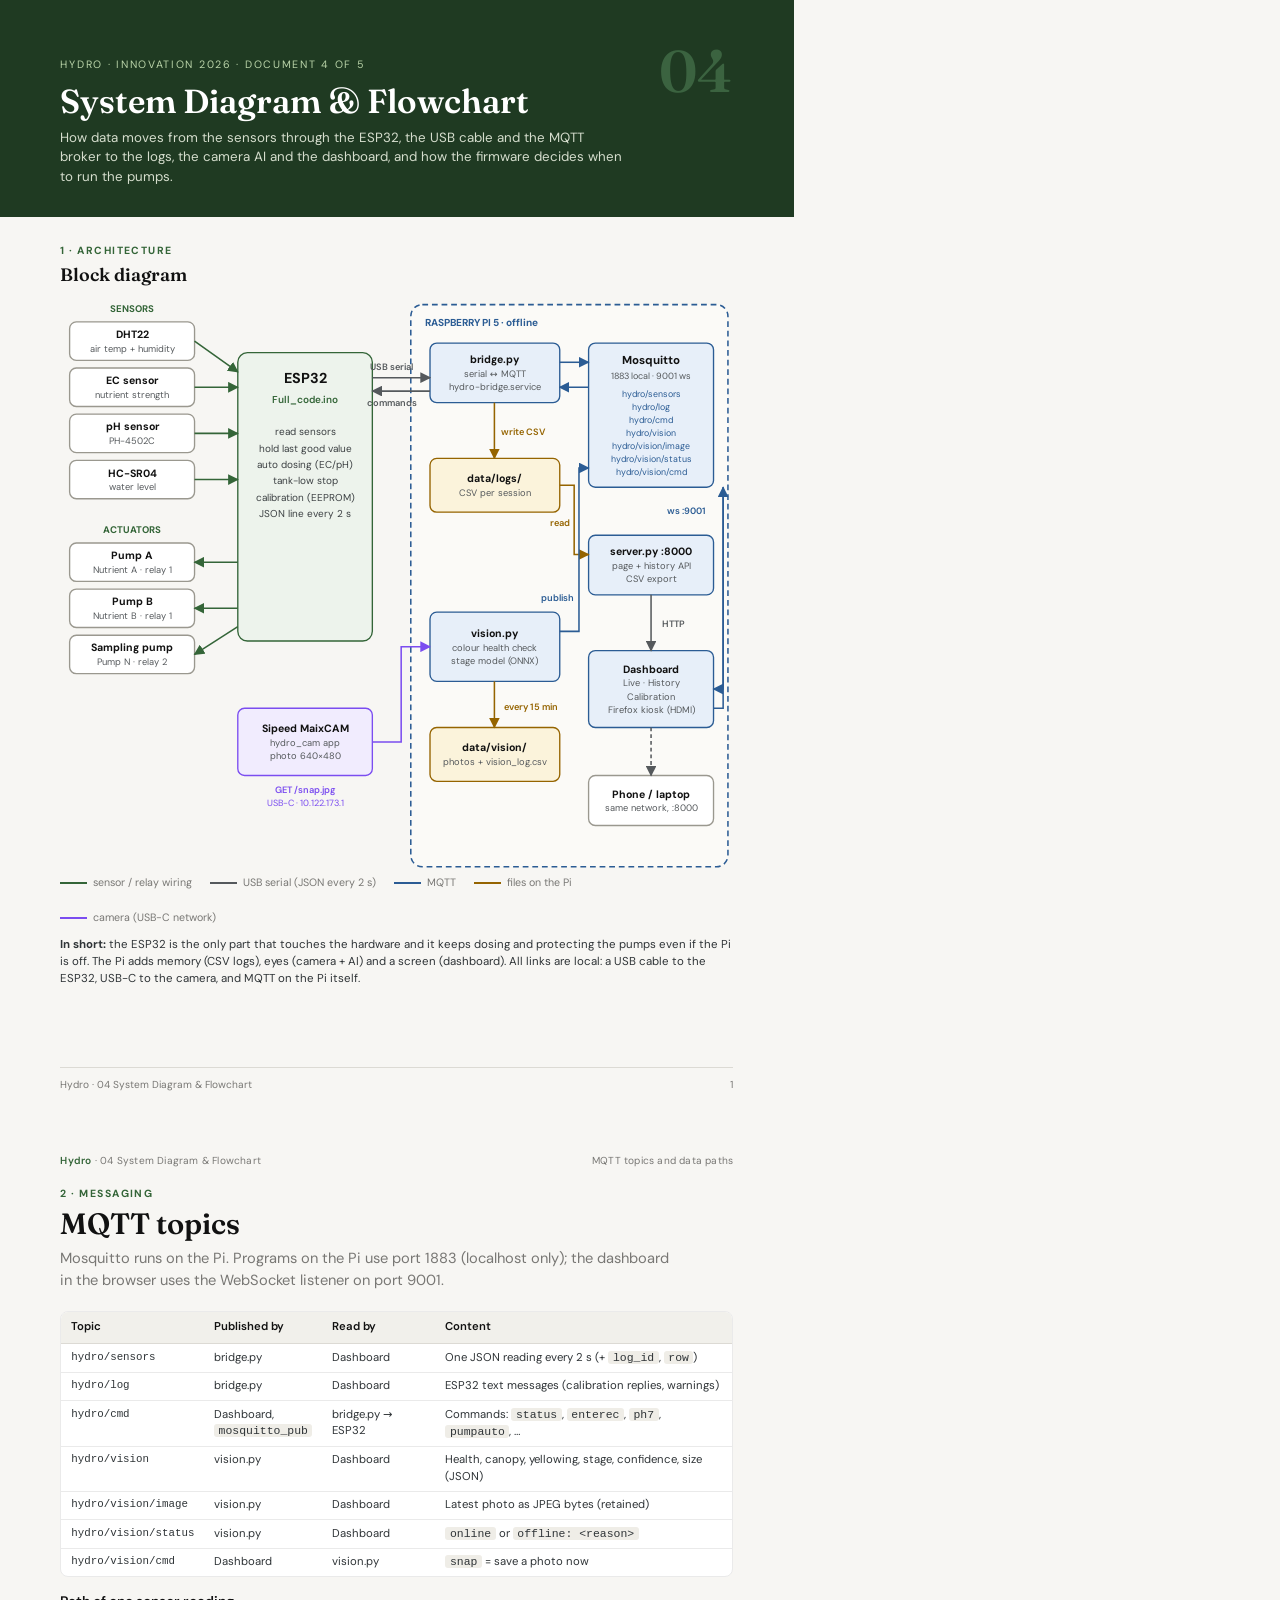
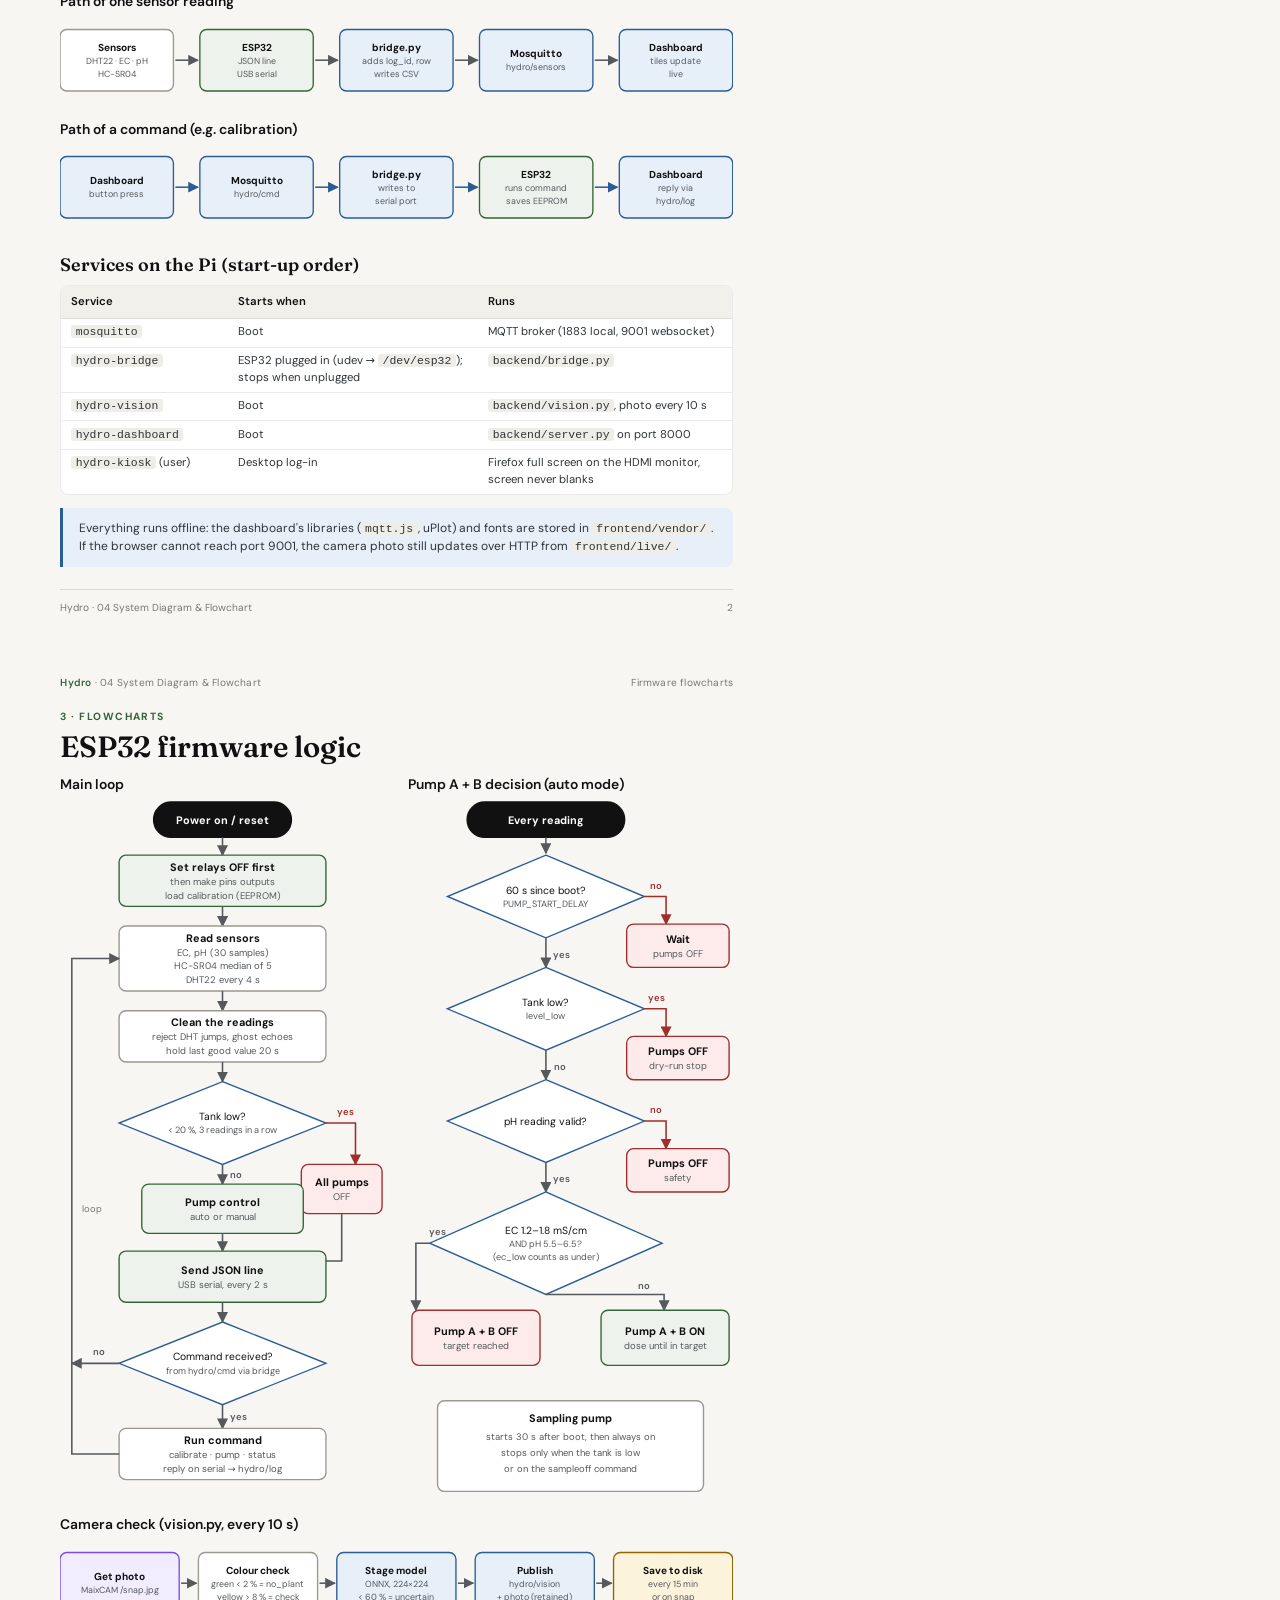
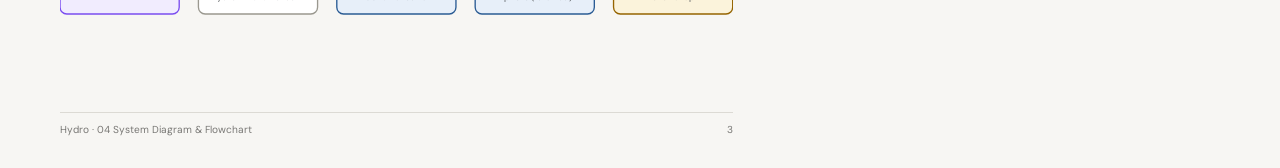
<file: docs/pdf/src/04_system_diagram.html>
<!doctype html>
<html lang="en"><head><meta charset="utf-8"><title>04 System Diagram and Flowchart</title>
<link rel="stylesheet" href="style.css">
<style>
  svg.dg { display: block; width: 100%; }
  .topics td:first-child { font-family: var(--mono); font-size: 8.1pt; white-space: nowrap; }
  .legend { display: flex; gap: 5mm; font-size: 8pt; color: var(--muted); margin: 1mm 0 3mm; flex-wrap: wrap; }
  .legend i { display: inline-block; width: 7mm; height: 0; border-top: 2px solid; vertical-align: middle; margin-right: 1.5mm; }
</style>
<script>
// Tiny diagram helper: boxes, diamonds and arrows on an <svg>, top-left coordinates.
const NS = "http://www.w3.org/2000/svg";
const STY = {
  esp:  ["#346538", "#edf3ec"], pi: ["#2b5c94", "#e7eff9"], data: ["#956400", "#fbf3db"],
  plain:["#9a988f", "#ffffff"], ext: ["#7b4df0", "#f1ecfe"], term: ["#111111", "#111111"],
  dec:  ["#2b5c94", "#ffffff"], off: ["#9f2f2d", "#fdebec"], on: ["#346538", "#edf3ec"],
};
function mk(svg, t, a, txt) { const e = document.createElementNS(NS, t); for (const k in a) e.setAttribute(k, a[k]); if (txt != null) e.textContent = txt; svg.appendChild(e); return e; }
function lines(svg, cx, cy, arr, color, size = 11, bold0 = true, anchor = "middle", lh = 1.28) {
  const top = cy - ((arr.length - 1) * size * lh) / 2 + size * 0.36;
  arr.forEach((s, i) => mk(svg, "text", { x: cx, y: top + i * size * lh, "text-anchor": anchor, "font-size": i === 0 ? size : size * 0.88,
    "font-weight": i === 0 && bold0 ? 700 : 400, fill: i === 0 ? color : "#55595c" }, s));
}
function box(svg, x, y, w, h, arr, st = "plain", r = 7, size = 11) {
  const [s, f] = STY[st];
  mk(svg, "rect", { x, y, width: w, height: h, rx: r, fill: f, stroke: s, "stroke-width": 1.4 });
  lines(svg, x + w / 2, y + h / 2, arr, st === "term" ? "#ffffff" : "#111111", size);
}
function diamond(svg, cx, cy, w, h, arr, size = 10.5) {
  const [s, f] = STY.dec;
  mk(svg, "path", { d: `M${cx} ${cy - h / 2} L${cx + w / 2} ${cy} L${cx} ${cy + h / 2} L${cx - w / 2} ${cy} Z`, fill: f, stroke: s, "stroke-width": 1.4 });
  lines(svg, cx, cy, arr, "#111111", size, false);
}
function arrow(svg, pts, color = "#55595c", label, lx, ly, dash) {
  const id = "m" + color.replace("#", "");
  if (!svg.querySelector("#" + id)) {
    let d = svg.querySelector("defs") || mk(svg, "defs", {});
    const m = document.createElementNS(NS, "marker");
    for (const [k, v] of Object.entries({ id, viewBox: "0 0 10 10", refX: 9, refY: 5, markerWidth: 7, markerHeight: 7, orient: "auto-start-reverse" })) m.setAttribute(k, v);
    const p = document.createElementNS(NS, "path"); p.setAttribute("d", "M0 0 L10 5 L0 10 z"); p.setAttribute("fill", color); m.appendChild(p); d.appendChild(m);
  }
  const a = { points: pts.map((p) => p.join(",")).join(" "), fill: "none", stroke: color, "stroke-width": 1.6, "marker-end": `url(#${id})` };
  if (dash) a["stroke-dasharray"] = "4 3";
  mk(svg, "polyline", a);
  if (label) {
    const t = mk(svg, "text", { x: lx, y: ly, "font-size": 9.6, fill: color, "text-anchor": "middle", "font-weight": 600 }, label);
  }
}
function label(svg, x, y, s, color = "#787774", size = 9.6, anchor = "middle", weight = 400) {
  mk(svg, "text", { x, y, "font-size": size, fill: color, "text-anchor": anchor, "font-weight": weight }, s);
}
</script></head><body>

<!-- ============ PAGE 1: architecture ============ -->
<section class="page">
  <div class="hero">
    <div class="num">04</div>
    <div class="kicker">Hydro · Innovation 2026 · Document 4 of 5</div>
    <h1>System Diagram &amp; Flowchart</h1>
    <p>How data moves from the sensors through the ESP32, the USB cable and the MQTT broker to the logs, the camera AI and the dashboard, and how the firmware decides when to run the pumps.</p>
  </div>
  <span class="sec">1 · Architecture</span>
  <h2 style="margin-top:0">Block diagram</h2>
  <svg class="dg" id="arch" viewBox="0 0 700 600"></svg>
  <div class="legend">
    <span><i style="border-color:#346538"></i>sensor / relay wiring</span>
    <span><i style="border-color:#55595c"></i>USB serial (JSON every 2 s)</span>
    <span><i style="border-color:#2b5c94"></i>MQTT</span>
    <span><i style="border-color:#956400"></i>files on the Pi</span>
    <span><i style="border-color:#7b4df0"></i>camera (USB-C network)</span>
  </div>
  <p class="small" style="color:var(--text)"><b>In short:</b> the ESP32 is the only part that touches the hardware and it keeps dosing and protecting the pumps even if the Pi is off.
  The Pi adds memory (CSV logs), eyes (camera + AI) and a screen (dashboard). All links are local: a USB cable to the ESP32, USB-C to the camera, and MQTT on the Pi itself.</p>
  <script>
  (() => {
    const s = document.getElementById("arch");
    // sensors + actuators
    label(s, 75, 18, "SENSORS", "#346538", 10, "middle", 700);
    box(s, 10, 28, 130, 40, ["DHT22", "air temp + humidity"], "plain");
    box(s, 10, 76, 130, 40, ["EC sensor", "nutrient strength"], "plain");
    box(s, 10, 124, 130, 40, ["pH sensor", "PH-4502C"], "plain");
    box(s, 10, 172, 130, 40, ["HC-SR04", "water level"], "plain");
    label(s, 75, 248, "ACTUATORS", "#346538", 10, "middle", 700);
    box(s, 10, 258, 130, 40, ["Pump A", "Nutrient A · relay 1"], "plain");
    box(s, 10, 306, 130, 40, ["Pump B", "Nutrient B · relay 1"], "plain");
    box(s, 10, 354, 130, 40, ["Sampling pump", "Pump N · relay 2"], "plain");
    // ESP32
    box(s, 185, 60, 140, 300, [], "esp", 10);
    label(s, 255, 92, "ESP32", "#111", 15, "middle", 700);
    ["Full_code.ino", "", "read sensors", "hold last good value", "auto dosing (EC/pH)", "tank-low stop", "calibration (EEPROM)", "JSON line every 2 s"]
      .forEach((t, i) => label(s, 255, 112 + i * 17, t, i === 0 ? "#346538" : "#3c4043", 10.4, "middle", i === 0 ? 600 : 400));
    [48, 96, 144, 192].forEach((y) => arrow(s, [[140, y], [185, Math.max(80, Math.min(y, 340))]], "#346538"));
    [278, 326, 374].forEach((y) => arrow(s, [[185, Math.min(y, 345)], [140, y]], "#346538"));
    // MaixCAM
    box(s, 185, 430, 140, 70, ["Sipeed MaixCAM", "hydro_cam app", "photo 640×480"], "ext");
    // Raspberry Pi container
    mk(s, "rect", { x: 365, y: 10, width: 330, height: 585, rx: 12, fill: "#fbfaf7", stroke: "#2b5c94", "stroke-width": 1.6, "stroke-dasharray": "6 4" });
    label(s, 380, 32, "RASPBERRY PI 5 · offline", "#2b5c94", 10.5, "start", 700);
    box(s, 385, 50, 135, 62, ["bridge.py", "serial ↔ MQTT", "hydro-bridge.service"], "pi");
    box(s, 550, 50, 130, 150, [], "pi");
    label(s, 615, 72, "Mosquitto", "#111", 12, "middle", 700);
    label(s, 615, 87, "1883 local · 9001 ws", "#55595c", 9.4);
    ["hydro/sensors", "hydro/log", "hydro/cmd", "hydro/vision", "hydro/vision/image", "hydro/vision/status", "hydro/vision/cmd"]
      .forEach((t, i) => label(s, 615, 106 + i * 13.5, t, "#2b5c94", 9.2));
    box(s, 385, 170, 135, 56, ["data/logs/", "CSV per session"], "data");
    box(s, 550, 250, 130, 62, ["server.py :8000", "page + history API", "CSV export"], "pi");
    box(s, 385, 330, 135, 72, ["vision.py", "colour health check", "stage model (ONNX)"], "pi");
    box(s, 385, 450, 135, 56, ["data/vision/", "photos + vision_log.csv"], "data");
    box(s, 550, 370, 130, 80, ["Dashboard", "Live · History", "Calibration", "Firefox kiosk (HDMI)"], "pi");
    box(s, 550, 500, 130, 52, ["Phone / laptop", "same network, :8000"], "plain");
    // links
    arrow(s, [[325, 86], [385, 86]], "#55595c", "USB serial", 345, 78);
    arrow(s, [[385, 100], [325, 100]], "#55595c", "commands", 345, 116);
    arrow(s, [[520, 70], [550, 70]], "#2b5c94");
    arrow(s, [[550, 96], [520, 96]], "#2b5c94");
    arrow(s, [[452, 112], [452, 170]], "#956400", "write CSV", 482, 146);
    arrow(s, [[520, 198], [535, 198], [535, 270], [550, 270]], "#956400", "read", 520, 240);
    arrow(s, [[615, 312], [615, 370]], "#55595c", "HTTP", 638, 345);
    arrow(s, [[690, 200], [690, 410], [680, 410]], "#2b5c94", "ws :9001", 652, 228);
    arrow(s, [[680, 430], [690, 430], [690, 200]], "#2b5c94");
    arrow(s, [[325, 465], [355, 465], [355, 366], [385, 366]], "#7b4df0", "GET /snap.jpg", 255, 518);
    label(s, 255, 532, "USB-C · 10.122.173.1", "#7b4df0", 9.4);
    arrow(s, [[520, 350], [540, 350], [540, 180], [550, 180]], "#2b5c94", "publish", 518, 318);
    arrow(s, [[452, 402], [452, 450]], "#956400", "every 15 min", 490, 432);
    arrow(s, [[615, 450], [615, 500]], "#55595c", "", 0, 0, true);
  })();
  </script>
  <div class="foot"><span>Hydro · 04 System Diagram &amp; Flowchart</span><span>1</span></div>
</section>

<!-- ============ PAGE 2: topics + data paths ============ -->
<section class="page">
  <div class="run"><span><b>Hydro</b> · 04 System Diagram &amp; Flowchart</span><span>MQTT topics and data paths</span></div>
  <span class="sec">2 · Messaging</span>
  <h1>MQTT topics</h1>
  <p class="lead">Mosquitto runs on the Pi. Programs on the Pi use port 1883 (localhost only); the dashboard in the browser uses the WebSocket listener on port 9001.</p>
  <table class="topics">
    <tr><th>Topic</th><th style="width:30mm">Published by</th><th style="width:30mm">Read by</th><th>Content</th></tr>
    <tr><td>hydro/sensors</td><td>bridge.py</td><td>Dashboard</td><td>One JSON reading every 2 s (+ <code>log_id</code>, <code>row</code>)</td></tr>
    <tr><td>hydro/log</td><td>bridge.py</td><td>Dashboard</td><td>ESP32 text messages (calibration replies, warnings)</td></tr>
    <tr><td>hydro/cmd</td><td>Dashboard, <code>mosquitto_pub</code></td><td>bridge.py → ESP32</td><td>Commands: <code>status</code>, <code>enterec</code>, <code>ph7</code>, <code>pumpauto</code>, …</td></tr>
    <tr><td>hydro/vision</td><td>vision.py</td><td>Dashboard</td><td>Health, canopy, yellowing, stage, confidence, size (JSON)</td></tr>
    <tr><td>hydro/vision/image</td><td>vision.py</td><td>Dashboard</td><td>Latest photo as JPEG bytes (retained)</td></tr>
    <tr><td>hydro/vision/status</td><td>vision.py</td><td>Dashboard</td><td><code>online</code> or <code>offline: &lt;reason&gt;</code></td></tr>
    <tr><td>hydro/vision/cmd</td><td>Dashboard</td><td>vision.py</td><td><code>snap</code> = save a photo now</td></tr>
  </table>

  <h3>Path of one sensor reading</h3>
  <svg class="dg" id="path1" viewBox="0 0 700 92"></svg>
  <h3>Path of a command (e.g. calibration)</h3>
  <svg class="dg" id="path2" viewBox="0 0 700 92"></svg>
  <script>
  (() => {
    const chain = (id, items, color) => {
      const s = document.getElementById(id), w = 118, gap = (700 - items.length * w) / (items.length - 1);
      items.forEach((it, i) => {
        const x = i * (w + gap);
        box(s, x, 14, w, 64, it[0], it[1], 7, 10.5);
        if (i < items.length - 1) arrow(s, [[x + w + 2, 46], [x + w + gap - 2, 46]], color);
      });
    };
    chain("path1", [[["Sensors", "DHT22 · EC · pH", "HC-SR04"], "plain"], [["ESP32", "JSON line", "USB serial"], "esp"],
      [["bridge.py", "adds log_id, row", "writes CSV"], "pi"], [["Mosquitto", "hydro/sensors"], "pi"], [["Dashboard", "tiles update", "live"], "pi"]], "#55595c");
    chain("path2", [[["Dashboard", "button press"], "pi"], [["Mosquitto", "hydro/cmd"], "pi"], [["bridge.py", "writes to", "serial port"], "pi"],
      [["ESP32", "runs command", "saves EEPROM"], "esp"], [["Dashboard", "reply via", "hydro/log"], "pi"]], "#2b5c94");
  })();
  </script>

  <h2>Services on the Pi (start-up order)</h2>
  <table>
    <tr><th style="width:44mm">Service</th><th>Starts when</th><th>Runs</th></tr>
    <tr><td><code>mosquitto</code></td><td>Boot</td><td>MQTT broker (1883 local, 9001 websocket)</td></tr>
    <tr><td><code>hydro-bridge</code></td><td>ESP32 plugged in (udev → <code>/dev/esp32</code>); stops when unplugged</td><td><code>backend/bridge.py</code></td></tr>
    <tr><td><code>hydro-vision</code></td><td>Boot</td><td><code>backend/vision.py</code>, photo every 10 s</td></tr>
    <tr><td><code>hydro-dashboard</code></td><td>Boot</td><td><code>backend/server.py</code> on port 8000</td></tr>
    <tr><td><code>hydro-kiosk</code> (user)</td><td>Desktop log-in</td><td>Firefox full screen on the HDMI monitor, screen never blanks</td></tr>
  </table>
  <div class="callout">Everything runs offline: the dashboard's libraries (<code>mqtt.js</code>, uPlot) and fonts are stored in <code>frontend/vendor/</code>. If the browser cannot reach port 9001, the camera photo still updates over HTTP from <code>frontend/live/</code>.</div>
  <div class="foot"><span>Hydro · 04 System Diagram &amp; Flowchart</span><span>2</span></div>
</section>

<!-- ============ PAGE 3: flowcharts ============ -->
<section class="page">
  <div class="run"><span><b>Hydro</b> · 04 System Diagram &amp; Flowchart</span><span>Firmware flowcharts</span></div>
  <span class="sec">3 · Flowcharts</span>
  <h1>ESP32 firmware logic</h1>
  <div class="grid2" style="gap:6mm">
    <div>
      <h3 style="margin-top:1mm">Main loop</h3>
      <svg class="dg" id="loop" viewBox="0 0 330 720"></svg>
    </div>
    <div>
      <h3 style="margin-top:1mm">Pump A + B decision (auto mode)</h3>
      <svg class="dg" id="pump" viewBox="0 0 330 720"></svg>
    </div>
  </div>
  <script>
  (() => {
    const s = document.getElementById("loop"), cx = 165, W = 210;
    box(s, cx - 70, 4, 140, 36, ["Power on / reset"], "term", 18);
    arrow(s, [[cx, 40], [cx, 58]]);
    box(s, cx - W / 2, 58, W, 52, ["Set relays OFF first", "then make pins outputs", "load calibration (EEPROM)"], "esp");
    arrow(s, [[cx, 110], [cx, 130]]);
    box(s, cx - W / 2, 130, W, 66, ["Read sensors", "EC, pH (30 samples)", "HC-SR04 median of 5", "DHT22 every 4 s"], "plain");
    arrow(s, [[cx, 196], [cx, 216]]);
    box(s, cx - W / 2, 216, W, 52, ["Clean the readings", "reject DHT jumps, ghost echoes", "hold last good value 20 s"], "plain");
    arrow(s, [[cx, 268], [cx, 288]]);
    diamond(s, cx, 330, 210, 84, ["Tank low?", "< 20 %, 3 readings in a row"]);
    arrow(s, [[cx + 105, 330], [300, 330], [300, 372]], "#9f2f2d", "yes", 290, 322);
    box(s, 245, 372, 82, 50, ["All pumps", "OFF"], "off");
    arrow(s, [[cx, 372], [cx, 392]], "#55595c", "no", cx + 14, 386);
    box(s, cx - 82, 392, 164, 50, ["Pump control", "auto or manual"], "on");
    arrow(s, [[286, 422], [286, 470], [cx + 82, 470]], "#55595c");
    arrow(s, [[cx, 442], [cx, 460]]);
    box(s, cx - W / 2, 460, W, 52, ["Send JSON line", "USB serial, every 2 s"], "esp");
    arrow(s, [[cx, 512], [cx, 532]]);
    diamond(s, cx, 574, 210, 84, ["Command received?", "from hydro/cmd via bridge"]);
    arrow(s, [[cx, 616], [cx, 640]], "#55595c", "yes", cx + 16, 632);
    box(s, cx - W / 2, 640, W, 52, ["Run command", "calibrate · pump · status", "reply on serial → hydro/log"], "plain");
    arrow(s, [[cx - W / 2, 666], [12, 666], [12, 163], [cx - W / 2, 163]], "#55595c");
    arrow(s, [[cx - 105, 574], [12, 574]], "#55595c", "no", 40, 566);
    label(s, 22, 420, "loop", "#787774", 9.5, "start");
  })();
  (() => {
    const s = document.getElementById("pump"), cx = 140;
    box(s, cx - 80, 4, 160, 36, ["Every reading"], "term", 18);
    arrow(s, [[cx, 40], [cx, 56]]);
    diamond(s, cx, 100, 200, 84, ["60 s since boot?", "PUMP_START_DELAY"]);
    arrow(s, [[cx + 100, 100], [262, 100], [262, 128]], "#9f2f2d", "no", 252, 92);
    box(s, 222, 128, 104, 44, ["Wait", "pumps OFF"], "off");
    arrow(s, [[cx, 142], [cx, 172]], "#55595c", "yes", cx + 16, 162);
    diamond(s, cx, 214, 200, 84, ["Tank low?", "level_low"]);
    arrow(s, [[cx + 100, 214], [262, 214], [262, 242]], "#9f2f2d", "yes", 252, 206);
    box(s, 222, 242, 104, 44, ["Pumps OFF", "dry-run stop"], "off");
    arrow(s, [[cx, 256], [cx, 286]], "#55595c", "no", cx + 14, 276);
    diamond(s, cx, 328, 200, 84, ["pH reading valid?"]);
    arrow(s, [[cx + 100, 328], [262, 328], [262, 356]], "#9f2f2d", "no", 252, 320);
    box(s, 222, 356, 104, 44, ["Pumps OFF", "safety"], "off");
    arrow(s, [[cx, 370], [cx, 400]], "#55595c", "yes", cx + 16, 390);
    diamond(s, cx, 452, 236, 104, ["EC 1.2–1.8 mS/cm", "AND pH 5.5–6.5?", "(ec_low counts as under)"]);
    arrow(s, [[cx - 118, 452], [8, 452], [8, 520]], "#55595c", "yes", 30, 444);
    box(s, 4, 520, 130, 56, ["Pump A + B OFF", "target reached"], "off");
    arrow(s, [[cx, 504], [cx + 60, 504], [cx + 120, 504], [cx + 120, 520]], "#55595c", "no", cx + 100, 498);
    box(s, 196, 520, 130, 56, ["Pump A + B ON", "dose until in target"], "on");
    box(s, 30, 612, 270, 92, [], "plain");
    label(s, 165, 634, "Sampling pump", "#111", 11, "middle", 700);
    label(s, 165, 652, "starts 30 s after boot, then always on", "#55595c", 9.6);
    label(s, 165, 668, "stops only when the tank is low", "#55595c", 9.6);
    label(s, 165, 684, "or on the sampleoff command", "#55595c", 9.6);
  })();
  </script>
  <h3 style="margin-top:2mm">Camera check (vision.py, every 10 s)</h3>
  <svg class="dg" id="vis" viewBox="0 0 700 92"></svg>
  <script>
  (() => {
    const s = document.getElementById("vis"), items = [
      [["Get photo", "MaixCAM /snap.jpg"], "ext"], [["Colour check", "green < 2 % = no_plant", "yellow > 8 % = check"], "plain"],
      [["Stage model", "ONNX, 224×224", "< 60 % = uncertain"], "pi"], [["Publish", "hydro/vision", "+ photo (retained)"], "pi"],
      [["Save to disk", "every 15 min", "or on snap"], "data"]];
    const w = 124, gap = (700 - items.length * w) / (items.length - 1);
    items.forEach((it, i) => { const x = i * (w + gap); box(s, x, 14, w, 64, it[0], it[1], 7, 10.5);
      if (i < items.length - 1) arrow(s, [[x + w + 2, 46], [x + w + gap - 2, 46]], "#55595c"); });
  })();
  </script>
  <div class="foot"><span>Hydro · 04 System Diagram &amp; Flowchart</span><span>3</span></div>
</section>
</body></html>
</file>
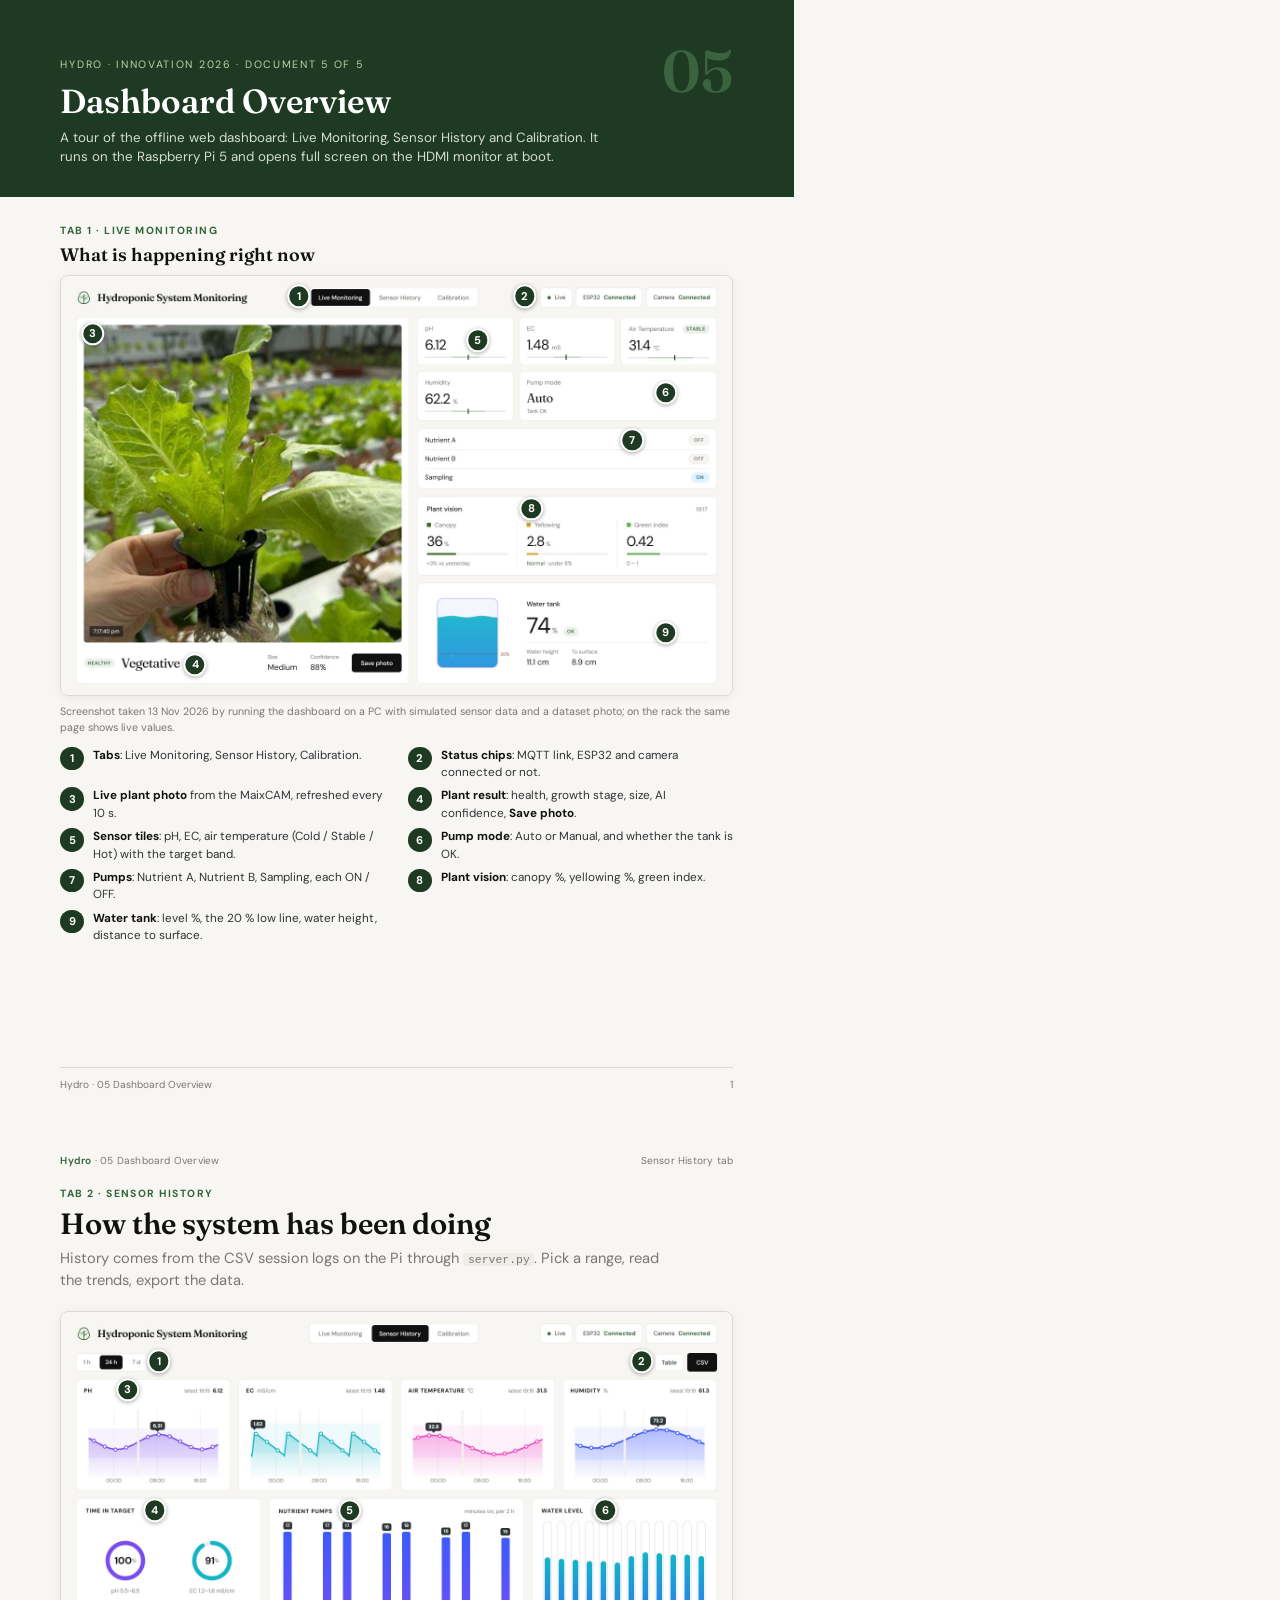
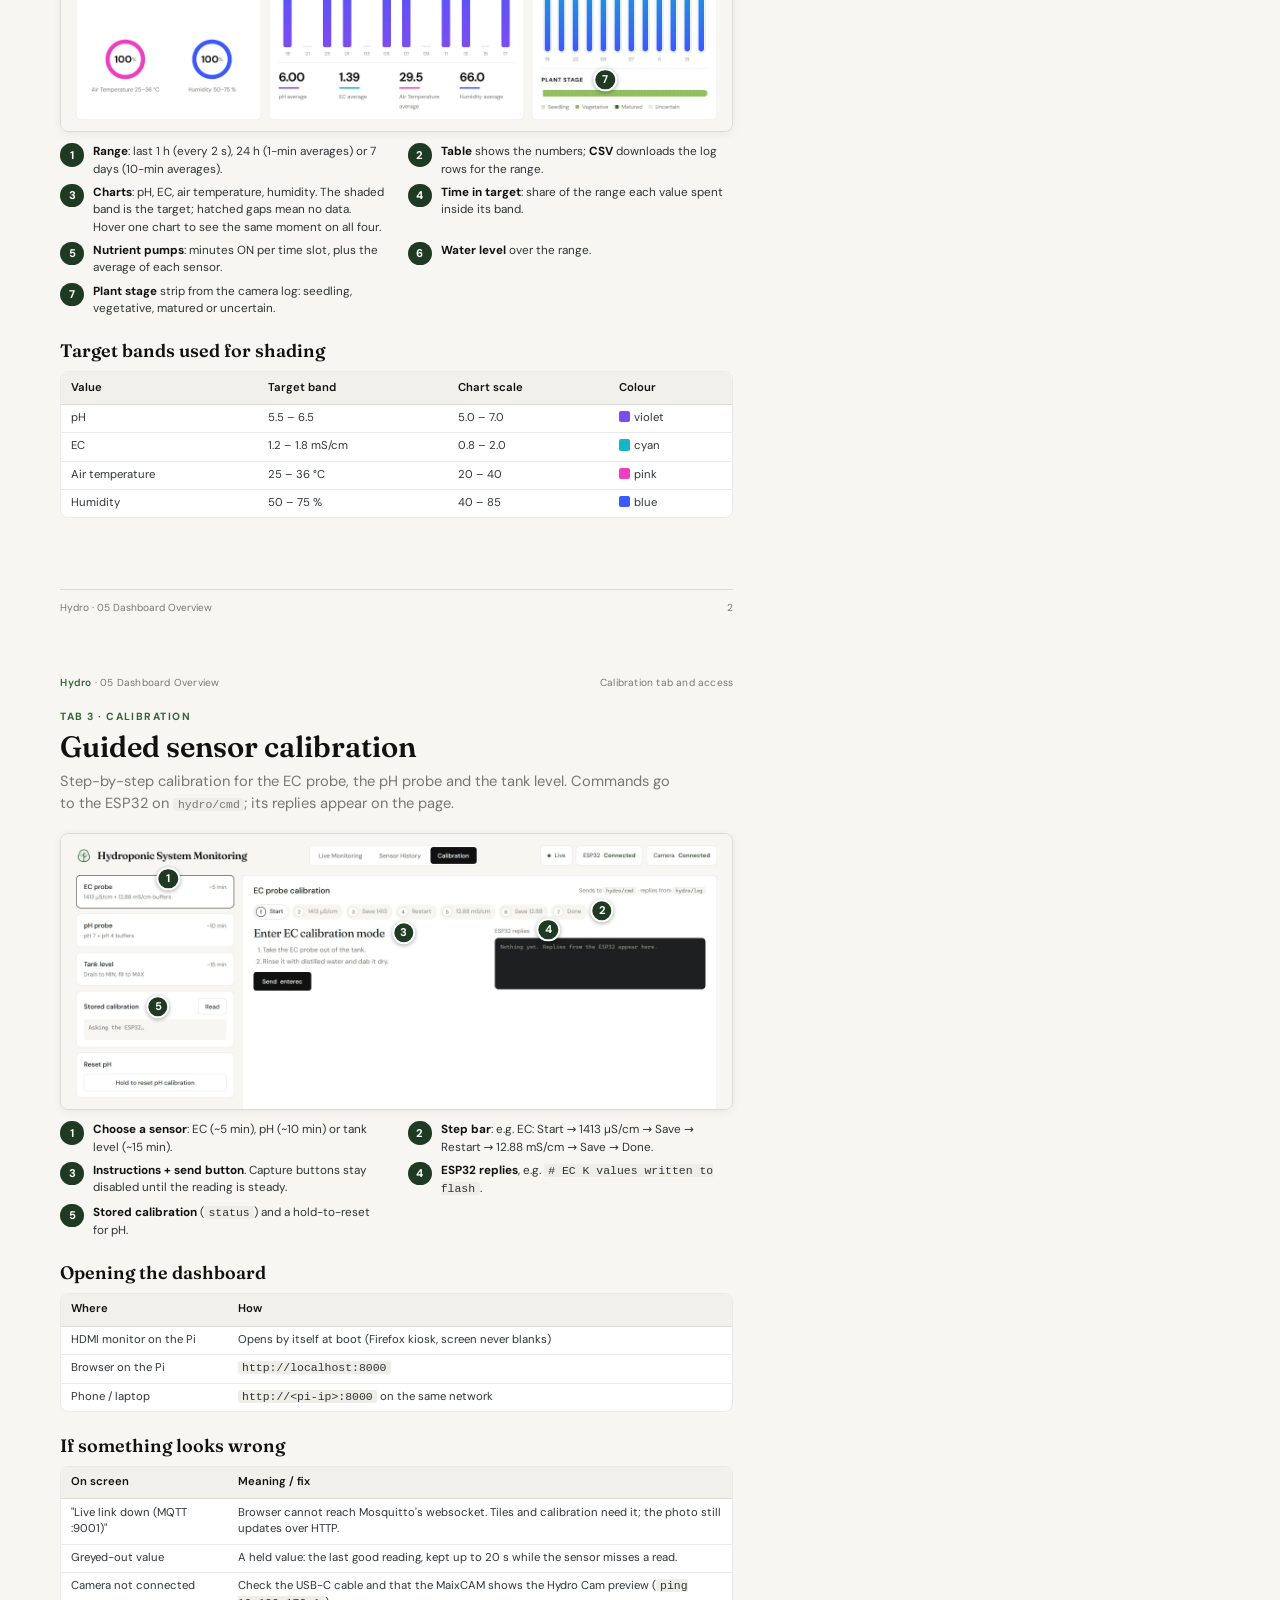
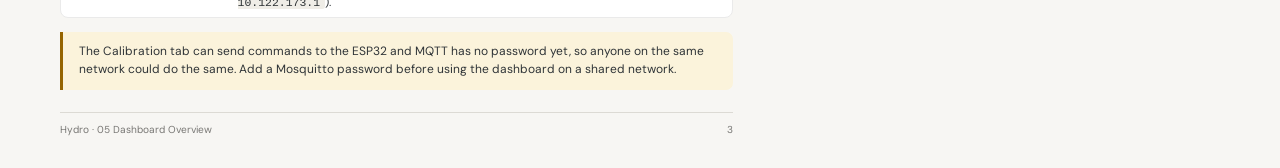
<file: docs/pdf/src/05_dashboard.html>
<!doctype html>
<html lang="en"><head><meta charset="utf-8"><title>05 Dashboard Overview</title>
<link rel="stylesheet" href="style.css">
<style>
  .shot { position: relative; margin: 0 0 3mm; }
  .shot img { width: 100%; display: block; border-radius: 8px; border: 1px solid var(--line-strong); box-shadow: 0 2px 10px rgba(0,0,0,.06); }
  .shot .n { position: absolute; transform: translate(-50%, -50%); width: 6.2mm; height: 6.2mm; border-radius: 50%;
             background: #1f3a22; color: #fff; font-size: 8.4pt; font-weight: 700; display: flex; align-items: center; justify-content: center;
             border: 2px solid #fff; box-shadow: 0 1px 4px rgba(0,0,0,.35); }
  .keys { display: grid; grid-template-columns: 1fr 1fr; gap: 1.6mm 6mm; }
  .key { display: grid; grid-template-columns: 6.2mm 1fr; gap: 2.4mm; font-size: 8.8pt; align-items: start; }
  .key i { font-style: normal; width: 6.2mm; height: 6.2mm; border-radius: 50%; background: #1f3a22; color: #fff; font-size: 8.4pt;
           font-weight: 700; display: flex; align-items: center; justify-content: center; }
  .key b { color: var(--ink); }
  .note { font-size: 8pt; color: var(--muted); margin: -1mm 0 3mm; }
</style></head><body>

<!-- ============ PAGE 1: Live Monitoring ============ -->
<section class="page">
  <div class="hero">
    <div class="num">05</div>
    <div class="kicker">Hydro · Innovation 2026 · Document 5 of 5</div>
    <h1>Dashboard Overview</h1>
    <p>A tour of the offline web dashboard: Live Monitoring, Sensor History and Calibration. It runs on the Raspberry Pi 5 and opens full screen on the HDMI monitor at boot.</p>
  </div>
  <span class="sec">Tab 1 · Live Monitoring</span>
  <h2 style="margin-top:0">What is happening right now</h2>
  <div class="shot">
    <img src="../screenshots/dashboard_overview.jpg">
    <span class="n" style="left:35.4%;top:5.1%">1</span>
    <span class="n" style="left:69%;top:5.1%">2</span>
    <span class="n" style="left:4.8%;top:14%">3</span>
    <span class="n" style="left:20%;top:92.5%">4</span>
    <span class="n" style="left:62%;top:15.5%">5</span>
    <span class="n" style="left:90%;top:28%">6</span>
    <span class="n" style="left:85%;top:39.2%">7</span>
    <span class="n" style="left:70%;top:55.5%">8</span>
    <span class="n" style="left:90%;top:85%">9</span>
  </div>
  <p class="note">Screenshot taken 13 Nov 2026 by running the dashboard on a PC with simulated sensor data and a dataset photo; on the rack the same page shows live values.</p>
  <div class="keys">
    <div class="key"><i>1</i><div><b>Tabs</b>: Live Monitoring, Sensor History, Calibration.</div></div>
    <div class="key"><i>2</i><div><b>Status chips</b>: MQTT link, ESP32 and camera connected or not.</div></div>
    <div class="key"><i>3</i><div><b>Live plant photo</b> from the MaixCAM, refreshed every 10 s.</div></div>
    <div class="key"><i>4</i><div><b>Plant result</b>: health, growth stage, size, AI confidence, <b>Save photo</b>.</div></div>
    <div class="key"><i>5</i><div><b>Sensor tiles</b>: pH, EC, air temperature (Cold / Stable / Hot) with the target band.</div></div>
    <div class="key"><i>6</i><div><b>Pump mode</b>: Auto or Manual, and whether the tank is OK.</div></div>
    <div class="key"><i>7</i><div><b>Pumps</b>: Nutrient A, Nutrient B, Sampling, each ON / OFF.</div></div>
    <div class="key"><i>8</i><div><b>Plant vision</b>: canopy %, yellowing %, green index.</div></div>
    <div class="key"><i>9</i><div><b>Water tank</b>: level %, the 20 % low line, water height, distance to surface.</div></div>
  </div>
  <div class="foot"><span>Hydro · 05 Dashboard Overview</span><span>1</span></div>
</section>

<!-- ============ PAGE 2: Sensor History ============ -->
<section class="page">
  <div class="run"><span><b>Hydro</b> · 05 Dashboard Overview</span><span>Sensor History tab</span></div>
  <span class="sec">Tab 2 · Sensor History</span>
  <h1>How the system has been doing</h1>
  <p class="lead">History comes from the CSV session logs on the Pi through <code>server.py</code>. Pick a range, read the trends, export the data.</p>
  <div class="shot">
    <img src="../screenshots/dashboard_graphs.jpg">
    <span class="n" style="left:14.6%;top:12%">1</span>
    <span class="n" style="left:86.4%;top:12%">2</span>
    <span class="n" style="left:10%;top:18.8%">3</span>
    <span class="n" style="left:14%;top:47.4%">4</span>
    <span class="n" style="left:43%;top:47.5%">5</span>
    <span class="n" style="left:81%;top:47.4%">6</span>
    <span class="n" style="left:81%;top:87.7%">7</span>
  </div>
  <div class="keys">
    <div class="key"><i>1</i><div><b>Range</b>: last 1 h (every 2 s), 24 h (1-min averages) or 7 days (10-min averages).</div></div>
    <div class="key"><i>2</i><div><b>Table</b> shows the numbers; <b>CSV</b> downloads the log rows for the range.</div></div>
    <div class="key"><i>3</i><div><b>Charts</b>: pH, EC, air temperature, humidity. The shaded band is the target; hatched gaps mean no data. Hover one chart to see the same moment on all four.</div></div>
    <div class="key"><i>4</i><div><b>Time in target</b>: share of the range each value spent inside its band.</div></div>
    <div class="key"><i>5</i><div><b>Nutrient pumps</b>: minutes ON per time slot, plus the average of each sensor.</div></div>
    <div class="key"><i>6</i><div><b>Water level</b> over the range.</div></div>
    <div class="key"><i>7</i><div><b>Plant stage</b> strip from the camera log: seedling, vegetative, matured or uncertain.</div></div>
  </div>
  <h2>Target bands used for shading</h2>
  <table>
    <tr><th>Value</th><th>Target band</th><th>Chart scale</th><th>Colour</th></tr>
    <tr><td>pH</td><td>5.5 – 6.5</td><td>5.0 – 7.0</td><td><span class="swatch" style="background:var(--c-ph)"></span>violet</td></tr>
    <tr><td>EC</td><td>1.2 – 1.8 mS/cm</td><td>0.8 – 2.0</td><td><span class="swatch" style="background:var(--c-ec)"></span>cyan</td></tr>
    <tr><td>Air temperature</td><td>25 – 36 °C</td><td>20 – 40</td><td><span class="swatch" style="background:var(--c-temp)"></span>pink</td></tr>
    <tr><td>Humidity</td><td>50 – 75 %</td><td>40 – 85</td><td><span class="swatch" style="background:var(--c-hum)"></span>blue</td></tr>
  </table>
  <div class="foot"><span>Hydro · 05 Dashboard Overview</span><span>2</span></div>
</section>

<!-- ============ PAGE 3: Calibration + how to open ============ -->
<section class="page">
  <div class="run"><span><b>Hydro</b> · 05 Dashboard Overview</span><span>Calibration tab and access</span></div>
  <span class="sec">Tab 3 · Calibration</span>
  <h1>Guided sensor calibration</h1>
  <p class="lead">Step-by-step calibration for the EC probe, the pH probe and the tank level. Commands go to the ESP32 on <code>hydro/cmd</code>; its replies appear on the page.</p>
  <div class="shot">
    <img src="../screenshots/dashboard_calibration.jpg">
    <span class="n" style="left:16%;top:16.5%">1</span>
    <span class="n" style="left:80.5%;top:28%">2</span>
    <span class="n" style="left:51%;top:36%">3</span>
    <span class="n" style="left:72.5%;top:35%">4</span>
    <span class="n" style="left:14.5%;top:62.7%">5</span>
  </div>
  <div class="keys">
    <div class="key"><i>1</i><div><b>Choose a sensor</b>: EC (~5 min), pH (~10 min) or tank level (~15 min).</div></div>
    <div class="key"><i>2</i><div><b>Step bar</b>: e.g. EC: Start → 1413 µS/cm → Save → Restart → 12.88 mS/cm → Save → Done.</div></div>
    <div class="key"><i>3</i><div><b>Instructions + send button</b>. Capture buttons stay disabled until the reading is steady.</div></div>
    <div class="key"><i>4</i><div><b>ESP32 replies</b>, e.g. <code># EC K values written to flash</code>.</div></div>
    <div class="key"><i>5</i><div><b>Stored calibration</b> (<code>status</code>) and a hold-to-reset for pH.</div></div>
  </div>

  <h2>Opening the dashboard</h2>
  <table>
    <tr><th style="width:44mm">Where</th><th>How</th></tr>
    <tr><td>HDMI monitor on the Pi</td><td>Opens by itself at boot (Firefox kiosk, screen never blanks)</td></tr>
    <tr><td>Browser on the Pi</td><td><code>http://localhost:8000</code></td></tr>
    <tr><td>Phone / laptop</td><td><code>http://&lt;pi-ip&gt;:8000</code> on the same network</td></tr>
  </table>
  <h2>If something looks wrong</h2>
  <table>
    <tr><th style="width:44mm">On screen</th><th>Meaning / fix</th></tr>
    <tr><td>"Live link down (MQTT :9001)"</td><td>Browser cannot reach Mosquitto's websocket. Tiles and calibration need it; the photo still updates over HTTP.</td></tr>
    <tr><td>Greyed-out value</td><td>A held value: the last good reading, kept up to 20 s while the sensor misses a read.</td></tr>
    <tr><td>Camera not connected</td><td>Check the USB-C cable and that the MaixCAM shows the Hydro Cam preview (<code>ping 10.122.173.1</code>).</td></tr>
  </table>
  <div class="callout warn">The Calibration tab can send commands to the ESP32 and MQTT has no password yet, so anyone on the same network could do the same. Add a Mosquitto password before using the dashboard on a shared network.</div>
  <div class="foot"><span>Hydro · 05 Dashboard Overview</span><span>3</span></div>
</section>
</body></html>
</file>
<file: docs/pdf/src/style.css>
/* Shared look for the docs/pdf documents. Same palette and fonts as the dashboard (frontend/). */
@font-face { font-family: "DM Sans"; font-weight: 400 700; src: url(../../../frontend/vendor/fonts/dm-sans-latin.woff2) format("woff2"); }
@font-face { font-family: "Fraunces"; font-weight: 400 600; src: url(../../../frontend/vendor/fonts/fraunces-latin.woff2) format("woff2"); }

:root {
  --bg: #f7f6f3; --card: #fff; --line: #eaeaea; --line-strong: #dcdad4;
  --text: #2f3437; --ink: #111; --muted: #787774;
  --good: #346538; --good-bg: #edf3ec; --warn: #956400; --warn-bg: #fbf3db;
  --bad: #9f2f2d; --bad-bg: #fdebec; --blue: #2b5c94; --blue-bg: #e7eff9;
  --c-ph: #7b4df0; --c-ec: #13b5c9; --c-temp: #ee3fc0; --c-hum: #3d5afe; --c-level: #2f8fe0;
  --st-seed: #d6e8bd; --st-veg: #8fbf5c; --st-mat: #3f6a22;
  --sans: "DM Sans", system-ui, sans-serif; --serif: "Fraunces", Georgia, serif;
  --mono: "Cascadia Mono", Consolas, ui-monospace, monospace;
}
@page { size: A4; margin: 0; }
* { box-sizing: border-box; }
html, body { margin: 0; padding: 0; }
body { font: 9.8pt/1.48 var(--sans); color: var(--text); background: var(--bg);
       -webkit-print-color-adjust: exact; print-color-adjust: exact; }

.page { width: 210mm; height: 297mm; padding: 16mm 16mm 18mm; position: relative;
        overflow: hidden; page-break-after: always; background: var(--bg); }
.page:last-child { page-break-after: auto; }

/* running header + footer */
.run { position: absolute; top: 8mm; left: 16mm; right: 16mm; display: flex;
       justify-content: space-between; font-size: 7.6pt; color: var(--muted); letter-spacing: .02em; }
.run b { color: var(--good); font-weight: 600; }
.foot { position: absolute; bottom: 8mm; left: 16mm; right: 16mm; display: flex;
        justify-content: space-between; font-size: 7.6pt; color: var(--muted);
        border-top: 1px solid var(--line-strong); padding-top: 2.5mm; }

/* cover */
.cover { padding: 0; display: flex; flex-direction: column; }
.cover .band { background: #1f3a22; color: #f3f1ea; padding: 22mm 18mm 14mm; flex: 0 0 auto; position: relative; }
.cover .band .kicker { font-size: 9pt; letter-spacing: .16em; text-transform: uppercase; color: #b9d3a8; }
.cover .band h1 { font: 600 34pt/1.08 var(--serif); margin: 6mm 0 5mm; color: #fff; }
.cover .band p { font-size: 11.5pt; max-width: 150mm; color: #dfe6d8; margin: 0; }
.cover .num { position: absolute; right: 18mm; top: 22mm; font: 600 64pt/1 var(--serif); color: #345a37; }
.cover .body { padding: 12mm 18mm 0; flex: 1; }
.cover .meta { display: grid; grid-template-columns: repeat(3, 1fr); gap: 4mm; margin-top: 6mm; }
.cover .meta div { background: var(--card); border: 1px solid var(--line); border-radius: 8px; padding: 3.5mm 4mm; }
.cover .meta small { display: block; color: var(--muted); font-size: 7.8pt; text-transform: uppercase; letter-spacing: .08em; }
.cover .meta span { font-weight: 600; color: var(--ink); }
.cover .foot { left: 18mm; right: 18mm; }

/* type */
h1 { font: 600 22pt/1.15 var(--serif); color: var(--ink); margin: 0 0 2mm; }
h2 { font: 600 13.5pt/1.25 var(--serif); color: var(--ink); margin: 6mm 0 2.2mm; }
h3 { font: 600 10.4pt/1.3 var(--sans); color: var(--ink); margin: 4mm 0 1.5mm; }
.lead { font-size: 11pt; color: var(--muted); margin: 0 0 5mm; max-width: 165mm; }
p { margin: 0 0 2.6mm; }
ul, ol { margin: 0 0 3mm; padding-left: 5mm; }
li { margin: 0 0 1mm; }
code, .mono { font-family: var(--mono); font-size: 8.6pt; background: #efede7; padding: 0 1.2mm; border-radius: 3px; }
.small { font-size: 8.6pt; color: var(--muted); }
.sec { display: inline-block; font-size: 7.8pt; letter-spacing: .14em; text-transform: uppercase;
       color: var(--good); font-weight: 700; margin-bottom: 1.5mm; }

/* blocks */
.card { background: var(--card); border: 1px solid var(--line); border-radius: 9px; padding: 4mm 4.5mm; }
.grid2 { display: grid; grid-template-columns: 1fr 1fr; gap: 4mm; }
.grid3 { display: grid; grid-template-columns: repeat(3, 1fr); gap: 4mm; }
.grid4 { display: grid; grid-template-columns: repeat(4, 1fr); gap: 3mm; }
.stat { background: var(--card); border: 1px solid var(--line); border-radius: 9px; padding: 3.5mm 4mm; }
.stat small { display: block; font-size: 7.8pt; color: var(--muted); text-transform: uppercase; letter-spacing: .07em; }
.stat b { display: block; font: 600 19pt/1.15 var(--sans); color: var(--ink); margin-top: 1mm; }
.stat span { font-size: 8.3pt; color: var(--muted); }
.callout { border-left: 3px solid var(--blue); background: var(--blue-bg); padding: 3mm 4mm; border-radius: 0 7px 7px 0; font-size: 9pt; margin: 3mm 0; }
.callout.warn { border-color: var(--warn); background: var(--warn-bg); }
.callout.good { border-color: var(--good); background: var(--good-bg); }
.pill { display: inline-block; font-size: 7.4pt; font-weight: 700; letter-spacing: .06em; padding: .3mm 2mm;
        border-radius: 99px; background: var(--good-bg); color: var(--good); text-transform: uppercase; }
.pill.warn { background: var(--warn-bg); color: var(--warn); }
.pill.blue { background: var(--blue-bg); color: var(--blue); }
.pill.grey { background: #efede7; color: var(--muted); }
.pill.red { background: var(--bad-bg); color: var(--bad); }

table { width: 100%; border-collapse: separate; border-spacing: 0; font-size: 8.5pt; background: var(--card);
        border: 1px solid var(--line); border-radius: 8px; overflow: hidden; margin: 1mm 0 3.5mm; }
th { background: #f1f0eb; text-align: left; font-weight: 600; color: var(--ink); padding: 2mm 2.6mm; border-bottom: 1px solid var(--line-strong); }
td { padding: 1.4mm 2.6mm; border-bottom: 1px solid var(--line); vertical-align: top; }
tr:last-child td { border-bottom: 0; }
td.num, th.num { text-align: right; font-variant-numeric: tabular-nums; }

figure { margin: 0 0 3mm; }
figure img { width: 100%; display: block; border-radius: 8px; border: 1px solid var(--line-strong); }
figcaption { font-size: 8.2pt; color: var(--muted); margin-top: 1.6mm; }
svg text { font-family: var(--sans); }
.swatch { display: inline-block; width: 3mm; height: 3mm; border-radius: 2px; vertical-align: -0.3mm; margin-right: 1mm; }

/* compact title band for page 1 of documents 02-05 */
.hero { margin: -16mm -16mm 6mm; padding: 15mm 16mm 8mm; background: #1f3a22; color: #e6ecdf; position: relative; }
.hero .kicker { font-size: 8pt; letter-spacing: .16em; text-transform: uppercase; color: #b9d3a8; }
.hero h1 { color: #fff; font-size: 25pt; margin: 2.5mm 0 2mm; }
.hero p { margin: 0; font-size: 10pt; color: #d5ddcd; max-width: 150mm; }
.hero .num { position: absolute; right: 16mm; top: 11mm; font: 600 44pt/1 var(--serif); color: #3b6340; }
</file>
